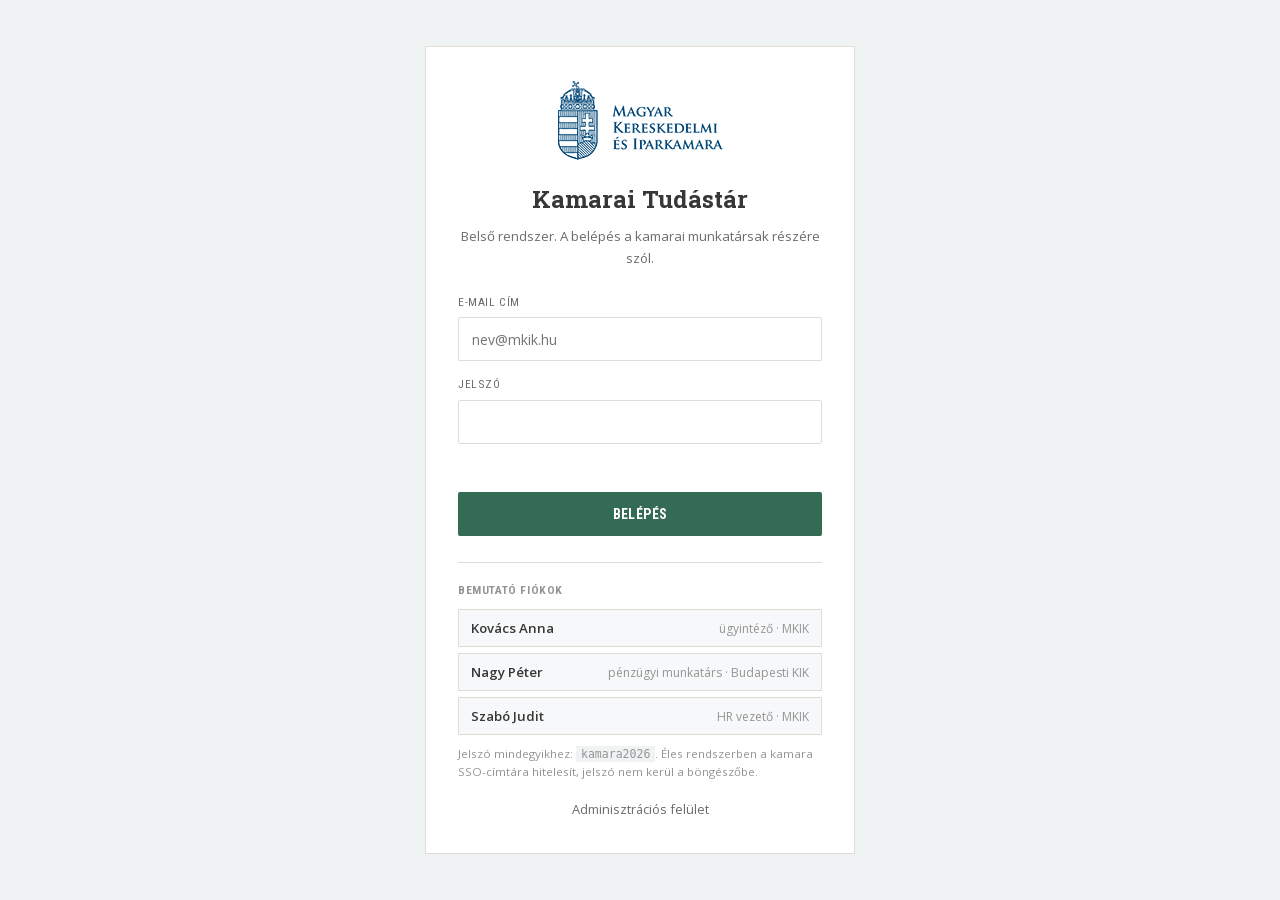
<file: index.html>
<!doctype html>
<html lang="hu" data-theme="light">
<head>
<meta charset="utf-8">
<meta name="viewport" content="width=device-width, initial-scale=1">
<title>Kamarai Tudástár - Magyar Kereskedelmi és Iparkamara</title>
<meta name="description" content="Belső dokumentumkereső a kamarai munkatársaknak. Minden válasz forrása visszavezethető a hatályos szabályzatra.">
<link rel="icon" href="assets/mkik-logo.png">
<link rel="stylesheet" href="assets/fonts/fonts.css">
<link rel="stylesheet" href="assets/fa/all.min.css">
<link rel="stylesheet" href="style.css">
<link rel="stylesheet" href="enhance.css">
</head>
<body>

<!-- ==================== BEJELENTKEZÉS ==================== -->
<div class="loginwrap" id="loginWrap">
  <div class="logincard">
    <img class="loginlogo" src="assets/mkik-logo.png" alt="Magyar Kereskedelmi és Iparkamara">
    <h1>Kamarai Tudástár</h1>
    <p class="loginlead">Belső rendszer. A belépés a kamarai munkatársak részére szól.</p>
    <form id="loginForm" autocomplete="on">
      <label for="lgEmail">E-mail cím</label>
      <input id="lgEmail" type="email" placeholder="nev@mkik.hu" autocomplete="username" required>
      <label for="lgPass">Jelszó</label>
      <input id="lgPass" type="password" autocomplete="current-password" required>
      <div class="lgerr" id="lgErr"></div>
      <button class="btn btn-primary btn-block" type="submit">Belépés</button>
    </form>
    <div class="logindemo">
      <b>Bemutató fiókok</b>
      <button class="demorow" data-em="kovacs.anna@mkik.hu"><span>Kovács Anna</span><em>ügyintéző · MKIK</em></button>
      <button class="demorow" data-em="nagy.peter@bkik.hu"><span>Nagy Péter</span><em>pénzügyi munkatárs · Budapesti KIK</em></button>
      <button class="demorow" data-em="szabo.judit@mkik.hu"><span>Szabó Judit</span><em>HR vezető · MKIK</em></button>
      <div class="lgnote">Jelszó mindegyikhez: <code>kamara2026</code>. Éles rendszerben a kamara SSO-címtára hitelesít, jelszó nem kerül a böngészőbe.</div>
    </div>
    <a class="lgadmin" href="admin.html">Adminisztrációs felület</a>
  </div>
</div>

<!-- ==================== ALKALMAZÁS ==================== -->
<div id="app" hidden>

<header>
  <div class="container">
    <div class="top-bar">
      <a class="logo" href="https://mkik.hu" title="Magyar Kereskedelmi és Iparkamara">
        <img src="assets/mkik-logo.png" alt="Magyar Kereskedelmi és Iparkamara">
      </a>
      <div class="brandline">
        <b>Kamarai Tudástár</b>
        <span data-i18n="brand_sub">Belső dokumentumkereső · MKIK</span>
      </div>

      <div class="top-tools">
        <button class="tool-btn aa" id="fontBtn" title="Betűméret">aA</button>
        <button class="tool-btn" id="themeBtn" title="Sötét mód"><i class="fa-solid fa-moon"></i></button>
        <button class="lang-pill" id="langPill" title="Nyelv váltása">HU</button>
        <div class="tool-sep" aria-hidden="true"></div>
        <button class="user-chip" id="userChip" title="Fiók">
          <span class="av" id="userInitials">--</span>
          <span class="who">
            <b id="userName">-</b>
            <span id="userRole">-</span>
          </span>
          <i class="fa-solid fa-chevron-down" aria-hidden="true"></i>
        </button>
      </div>
    </div>

    <nav class="mainmenu" aria-label="Fő navigáció">
      <a href="#" class="active" data-view="ask" data-i18n="nav_ask">Kérdezés</a>
      <a href="#" data-view="docs" data-i18n="nav_docs">Dokumentumok</a>
      <a href="#" data-view="gaps" data-i18n="nav_gaps">Hiánylista</a>
      <a href="#" data-view="log"  data-i18n="nav_log">Előzmények</a>
      <a href="#" data-view="cost" data-i18n="nav_cost">Költség</a>
      <span class="div" aria-hidden="true"></span>
      <a href="#" data-view="account" data-i18n="nav_account">Fiók</a>
    </nav>
  </div>
</header>

<div class="container pagehead">
  <div class="inner">
    <h1 id="pageTitle">Kamarai Tudástár</h1>
    <div class="crumbs">
      <a href="https://mkik.hu" aria-label="Kezdőlap"><i class="fa-solid fa-house"></i></a>
      <span class="sep">|</span><a href="#" data-i18n="crumb_sys">belső rendszerek</a>
      <span class="sep">|</span><span id="crumbLeaf">kamarai tudástár</span>
    </div>
  </div>
  <hr>
</div>

<div class="container">
  <div class="body-row">

    <aside class="sidebar">
      <div class="widget">
        <div class="widget-title" data-i18n="sb_chamber">Kamara</div>
        <div class="widget-box">
          <label class="sr-only" for="chamber">Kamara kiválasztása</label>
          <select class="chamber-select" id="chamber"></select>
          <div class="chamber-full" id="chamberFull"></div>
          <div class="stat-row"><span data-i18n="sb_docs">Betöltött dokumentum</span><b class="pending" id="statDocs">-</b></div>
          <div class="stat-row"><span data-i18n="sb_sync">Utolsó frissítés</span><b class="pending" id="statSync">-</b></div>
        </div>
      </div>

      <div class="acc" id="acc"></div>

    </aside>


    <main class="content">

      <!-- KÉRDEZÉS -->
      <section class="view active" id="v-ask">
        <p class="lead" data-i18n="ask_lead"></p>
        <div class="askhero">
          <div class="askfield">
            <i class="fa-solid fa-magnifying-glass" aria-hidden="true"></i>
            <label class="sr-only" for="q">Kérdés</label>
            <input id="q" type="text" data-i18n-ph="ask_ph" autocomplete="off">
            <button class="mic-btn micbtn" id="micBtn" type="button" title="Kérdés diktálása" aria-label="Kérdés diktálása">
              <i class="fa-solid fa-microphone" aria-hidden="true"></i>
            </button>
            <button class="btn btn-primary" id="askBtn" data-i18n="ask_btn">Keresés</button>
          </div>
          <div class="hint" id="samples"></div>
          <p class="micStatus" id="micStatus" hidden></p>
        </div>
        <div id="ans"></div>
      </section>

      <!-- DOKUMENTUMOK -->
      <section class="view" id="v-docs">
        <p class="lead" data-i18n="docs_lead"></p>
        <div class="tablewrap" id="docsBody"></div>
        <p class="meta" id="docsNote"></p>
      </section>

      <!-- HIÁNYLISTA -->
      <section class="view" id="v-gaps">
        <p class="lead" data-i18n="gaps_lead"></p>
        <div class="stats">
          <div class="statcard"><div class="big" id="gapCnt">0</div><div class="sub">fedezet nélküli kérdés</div></div>
          <div class="statcard"><div class="big" id="gapRate">0%</div><div class="sub">a kérdések arányában</div></div>
          <div class="statcard"><div class="big" id="gapTotal">0</div><div class="sub">összes lekérdezés</div></div>
        </div>
        <div class="tablewrap" id="gapBody"></div>
      </section>

      <!-- ELŐZMÉNYEK -->
      <section class="view" id="v-log">
        <p class="lead" data-i18n="log_lead"></p>
        <div class="logfilter">
          <label for="logWho">Munkatárs</label>
          <select id="logWho"></select>
          <label for="logWhat">Eredmény</label>
          <select id="logWhat">
            <option value="">mind</option>
            <option value="ok">megválaszolva</option>
            <option value="nocov">nincs fedezet</option>
          </select>
          <input id="logSearch" type="search" placeholder="Keresés a kérdésekben">
          <button class="btn btn-ghost" id="logExport"><i class="fa-solid fa-download"></i> CSV</button>
        </div>
        <div class="tablewrap" id="logBody"></div>
      </section>

      <!-- KÖLTSÉG -->
      <section class="view" id="v-cost">
        <p class="lead" data-i18n="cost_lead"></p>
        <div class="stats">
          <div class="statcard"><div class="big" id="cPer">0 Ft</div><div class="sub">mért költség / kérdés</div></div>
          <div class="statcard"><div class="big" id="cFree">-</div><div class="sub">nyelvi modell nélkül lezárva</div></div>
          <div class="statcard"><div class="big" id="cQ">0</div><div class="sub">eddigi lekérdezés</div></div>
        </div>
        <div class="calc">
          <div class="calcfield"><label for="mStaff">Kamarai munkatársak száma</label><input id="mStaff" type="number" min="1" value="850"></div>
          <div class="calcfield"><label for="mPerDay">Kérdés / munkatárs / nap</label><input id="mPerDay" type="number" min="0" step="0.1" value="1.2"></div>
          <div class="calcfield"><label for="mInfra">Havi infrastruktúra (tárhely, adatbázis)</label><input id="mInfra" type="number" min="0" value="35000"></div>
          <div class="calcfield"><label for="mShare">Megfogalmazó réteget igénylő kérdés (%)</label><input id="mShare" type="number" min="0" max="100" value="60"></div>
          <div class="calcfield"><label for="mLlm">Nyelvi modell ára / kérdés (Ft)</label><input id="mLlm" type="number" min="0" step="0.5" value="4"></div>
          <div class="calcsep">Betöltés és rendszeres frissítés</div>
          <div class="calcfield"><label for="mDocs">Dokumentumok száma</label><input id="mDocs" type="number" min="1" value="120"></div>
          <div class="calcfield"><label for="mSec">Indexelési idő dokumentumonként (mp)</label><input id="mSec" type="number" min="0" step="0.1" value="1"></div>
          <div class="calcfield"><label for="mChange">Havonta változó szabályzat (%)</label><input id="mChange" type="number" min="0" max="100" value="8"></div>
          <div class="calcfield"><label for="mHour">Munkaóra-díj (Ft)</label><input id="mHour" type="number" min="0" value="12000"></div>
          <div class="calcout">
            <div class="row2"><span>Havi kérdésszám (21 munkanap)</span><b id="oQ">-</b></div>
            <div class="row2"><span>Infrastruktúra</span><b id="oInfra">-</b></div>
            <div class="row2"><span>Nyelvi modell</span><b id="oLlm">-</b></div>
            <div class="row2 total"><span>Havi üzemeltetés összesen</span><b id="oTotal">-</b></div>
            <div class="row2"><span>Ebből egy kérdés</span><b id="oPer">-</b></div>
            <div class="row2"><span>Egyszeri betöltés (gépidő + ellenőrzés)</span><b id="oLoad">-</b></div>
            <div class="row2"><span>Havi frissítés a változó szabályzatokra</span><b id="oRefresh">-</b></div>
          </div>
        </div>

        <h3 class="subhead">Hol lehet a költségen faragni, és mi az ára</h3>
        <div class="tablewrap">
          <table><thead><tr><th>Kar</th><th>Megtakarítás</th><th>Ára minőségben</th></tr></thead><tbody>
            <tr><td><b>Idézetes mód</b><span class="sub2">a nyelvi modell ki van kapcsolva</span></td>
                <td>a modellköltség <b>100%-a</b></td>
                <td>a válasz szó szerinti részlet, a stílusa merevebb</td></tr>
            <tr><td><b>Modell csak fedezetes kérdésre</b><span class="sub2">nincs fedezet esetén el sem indul</span></td>
                <td>a mért fedezethiány arányában, jellemzően <b>20–30%</b></td>
                <td>nincs — a fedezet nélküli kérdésre úgysem lenne mit megfogalmazni</td></tr>
            <tr><td><b>Rövidebb kontextus</b><span class="sub2">3 helyett 1 szakasz megy a modellnek</span></td>
                <td>a token <b>~40%-a</b></td>
                <td>hosszú, több bekezdésre nyúló §-oknál gyengébb válasz</td></tr>
            <tr><td><b>Ritkább újraindexelés</b><span class="sub2">havi helyett negyedéves</span></td>
                <td>az üzemeltetési idő <b>kétharmada</b></td>
                <td>nő az elavult válasz kockázata — ez a legdrágább hiba</td></tr>
          </tbody></table>
        </div>
        <div class="note">A visszakeresés a böngészőben fut, ezért kérdésenként nem keletkezik változó költség. Fizetni csak a megfogalmazó rétegért kell, és fedezet hiányában az el sem indul.</div>
      </section>

      <!-- FIÓK -->
      <section class="view" id="v-account">
        <div class="acct">
          <div class="acct-head">
            <div class="av big" id="acctAv">--</div>
            <div>
              <h3 id="acctName">-</h3>
              <div class="acct-sub" id="acctMail">-</div>
            </div>
            <button class="btn btn-ghost" id="logoutBtn"><i class="fa-solid fa-right-from-bracket"></i> <span data-i18n="logout">Kijelentkezés</span></button>
          </div>
          <div class="acct-grid">
            <div class="acct-card">
              <h4>Munkatárs adatai</h4>
              <div class="kv"><span>Név</span><b id="acctName2">-</b></div>
              <div class="kv"><span>Szerepkör</span><b id="acctRole">-</b></div>
              <div class="kv"><span>Kamara</span><b id="acctChamber">-</b></div>
              <div class="kv"><span>Bejelentkezve</span><b id="acctSince">-</b></div>
            </div>
            <div class="acct-card">
              <h4>Hozzáférési körök</h4>
              <div id="acctCircles"></div>
              <p class="acct-note">A hozzáférési kört a rendszergazda állítja be. A körön kívüli dokumentum tartalma nem jelenik meg, és a válasz sem hivatkozhat rá.</p>
            </div>
            <div class="acct-card">
              <h4>Megjelenés</h4>
              <div class="kv"><span>Színséma</span>
                <span class="seg" id="segTheme">
                  <button data-theme="light">Világos</button><button data-theme="dark">Sötét</button>
                </span>
              </div>
              <div class="kv"><span>Nyelv</span>
                <span class="seg" id="segLang">
                  <button data-lang="hu">Magyar</button><button data-lang="en">English</button>
                </span>
              </div>
              <div class="kv"><span>Betűméret</span>
                <span class="seg" id="segFont">
                  <button data-font="0">100%</button><button data-font="1">112%</button><button data-font="2">125%</button>
                </span>
              </div>
            </div>
            <div class="acct-card">
              <h4>Saját tevékenység</h4>
              <div class="kv"><span>Feltett kérdés</span><b id="acctQ">0</b></div>
              <div class="kv"><span>Ebből fedezet nélkül</span><b id="acctN">0</b></div>
              <div class="kv"><span>Utolsó kérdés</span><b id="acctLast">-</b></div>
              <button class="btn btn-ghost" id="acctClear"><i class="fa-regular fa-trash-can"></i> Saját előzmények törlése</button>
              <p class="acct-note">A törlés csak a saját bejegyzéseidet érinti. Az adatkezelésről az <a href="https://mkik.hu/adatkezelesi-tajekoztato">adatkezelési tájékoztató</a> rendelkezik.</p>
            </div>
          </div>
        </div>
      </section>

    </main>
  </div>
</div>

<footer>
  <div class="container">
    <div class="row">
      <div class="left">
        <a class="logo-white" href="https://mkik.hu" title="Magyar Kereskedelmi és Iparkamara">
          <img src="assets/mkik-logo.png" alt="Magyar Kereskedelmi és Iparkamara">
        </a>
        <div class="copyright">Copyright &copy; 2018 - 2026 MKIK. | Belső rendszer, kamarai munkatársak részére.</div>
      </div>
      <div class="right">
        <ul>
          <li><a href="https://mkik.hu/adatkezelesi-tajekoztato">Adatkezelési tájékoztató</a></li>
          <li><a href="https://mkik.hu/suti-szabalyzat">Süti szabályzat</a></li>
          <li><a href="#">Akadálymentesítési nyilatkozat</a></li>
          <li><a href="admin.html">Adminisztráció</a></li>
        </ul>
      </div>
    </div>
  </div>
</footer>
</div>

<div class="ov" id="ov" role="dialog" aria-modal="true" aria-labelledby="ovT"><div class="sheet">
  <header>
    <div><h4 id="ovT">Dokumentum</h4><div class="m" id="ovM"></div></div>
    <button class="x" id="ovX" aria-label="Bezárás">&times;</button>
  </header>
  <div class="body" id="ovB"></div>
</div></div>

<div class="toast" id="toast"></div>

<script src="common.js"></script>
<script src="data/kb.js"></script>
<script src="voice-widget.js"></script>
<script src="app.js"></script>
<script src="backend.js"></script>
<script src="council.js"></script>
<script src="enhance.js"></script>
</body>
</html>
</file>
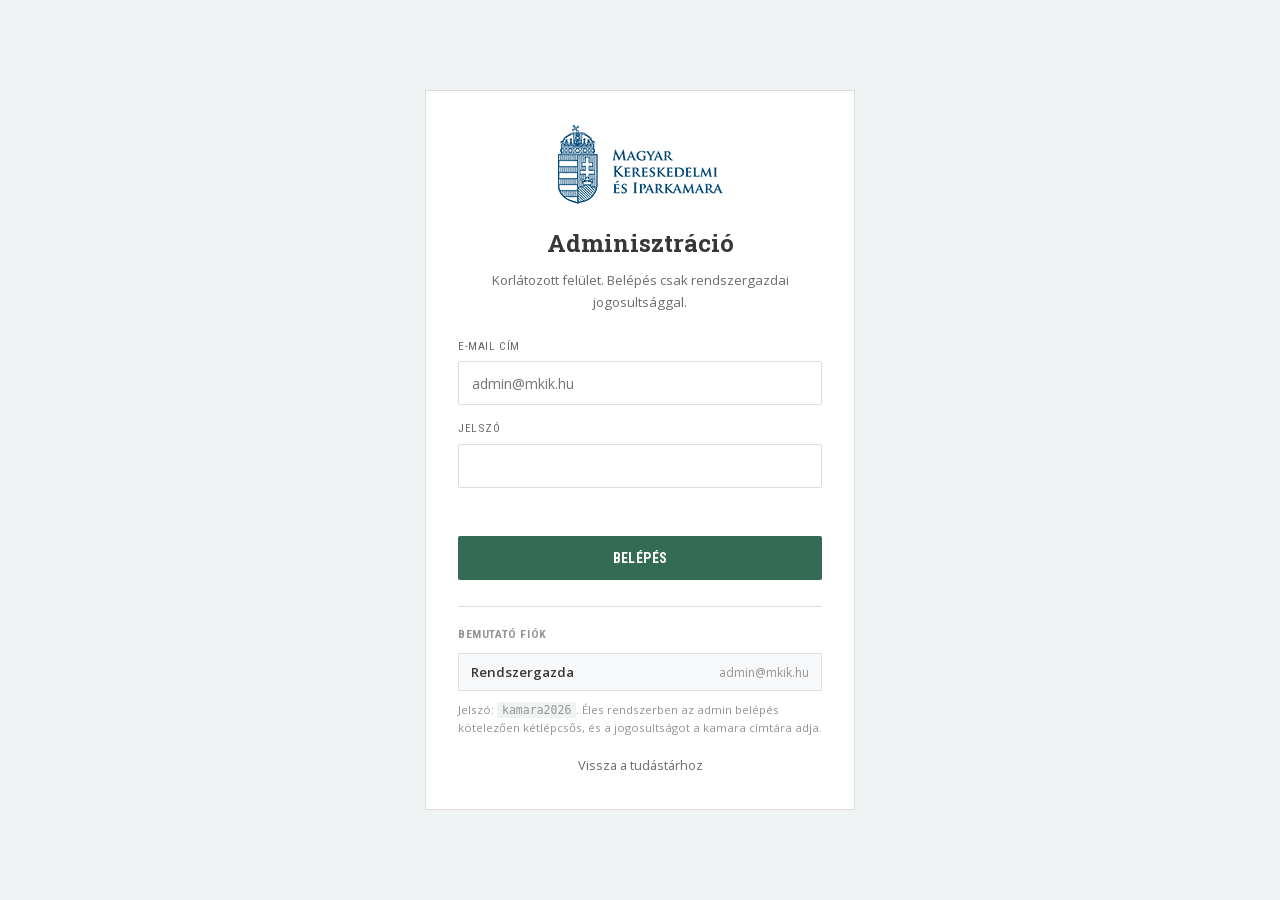
<file: admin.html>
<!doctype html>
<html lang="hu" data-theme="light">
<head>
<meta charset="utf-8">
<meta name="viewport" content="width=device-width, initial-scale=1">
<title>Adminisztráció - Kamarai Tudástár</title>
<meta name="robots" content="noindex,nofollow">
<link rel="icon" href="assets/mkik-logo.png">
<link rel="stylesheet" href="assets/fonts/fonts.css">
<link rel="stylesheet" href="assets/fa/all.min.css">
<link rel="stylesheet" href="style.css">
<link rel="stylesheet" href="enhance.css">
<style>
.adminbar{background:var(--mkik-green); color:#fff}
[data-theme="dark"] .adminbar{background:#1B3B2E}
.adminbar .container{display:flex; align-items:center; gap:16px; height:56px}
.adminbar .mark{display:flex; align-items:center; gap:10px; font-family:var(--slab); font-weight:700}
.adminbar .mark i{opacity:.85}
.adminbar .tagx{font-family:var(--cond); font-size:.72rem; text-transform:uppercase; letter-spacing:.7px;
  background:rgba(255,255,255,.2); padding:3px 9px}
.adminbar a.back{margin-left:auto; color:#fff; font-family:var(--cond); font-size:.83rem; text-transform:uppercase}
.adminbar button.out{color:#fff; font-family:var(--cond); font-size:.83rem; text-transform:uppercase;
  border:1px solid rgba(255,255,255,.4); padding:6px 12px}
.adminnav{background:var(--surface); border-bottom:1px solid var(--line)}
.adminnav .container{display:flex; gap:2px; overflow-x:auto}
.adminnav a{font-family:var(--cond); text-transform:uppercase; font-size:.84rem; color:var(--ink-soft);
  padding:14px 15px; border-bottom:2px solid transparent; white-space:nowrap}
.adminnav a:hover{color:var(--mkik-green); text-decoration:none}
.adminnav a.on{color:var(--mkik-green); font-weight:700; border-bottom-color:var(--mkik-green)}
.apage{padding:26px 0 60px}
.ahead{display:flex; align-items:flex-end; gap:16px; margin-bottom:18px; flex-wrap:wrap}
.ahead h2{font-size:1.5rem}
.ahead p{margin:4px 0 0; color:var(--ink-soft); font-size:.83rem; max-width:70ch}
.ahead .btn{margin-left:auto}
.stats4{display:grid; grid-template-columns:repeat(4,1fr); gap:14px; margin-bottom:20px}
@media (max-width:820px){.stats4{grid-template-columns:1fr 1fr}}
.frm{display:grid; grid-template-columns:1fr 1fr; gap:14px 18px}
@media (max-width:700px){.frm{grid-template-columns:1fr}}
.frm label{display:block; font-family:var(--cond); text-transform:uppercase; font-size:.72rem;
  letter-spacing:.6px; color:var(--ink-soft); margin-bottom:5px}
.frm input,.frm select{width:100%; height:40px; padding:0 11px; border:1px solid var(--line);
  background:var(--bg); border-radius:2px}
.frm input:focus,.frm select:focus{outline:2px solid var(--mkik-green); outline-offset:-1px}
.frm .wide{grid-column:1 / -1}
.rowbtn{display:flex; gap:8px; align-items:center}
.iconbtn{border:1px solid var(--line); background:var(--surface); padding:5px 9px; font-size:.78rem; color:var(--ink-soft)}
.iconbtn:hover{border-color:var(--mkik-green); color:var(--mkik-green)}
.iconbtn.danger:hover{border-color:var(--mkik-red); color:var(--mkik-red)}
.drop{border:2px dashed var(--line); background:var(--bg-soft-2); padding:26px; text-align:center; margin-bottom:16px}
.drop.on{border-color:var(--mkik-green); background:rgba(93,180,124,.08)}
.drop i{font-size:1.5rem; color:var(--ink-faint); display:block; margin-bottom:9px}
.drop b{display:block; font-family:var(--slab); font-size:.95rem; margin-bottom:5px}
.drop span{font-size:.8rem; color:var(--ink-faint)}
.queue{margin-top:14px}
.qrow{display:flex; align-items:center; gap:12px; padding:10px 14px; border:1px solid var(--line);
  background:var(--surface); margin-bottom:6px; font-size:.83rem}
.qrow .nm{font-weight:600}
.qrow .st{margin-left:auto}
.minisel{height:32px; padding:0 7px; border:1px solid var(--line); background:var(--bg); font-size:.78rem; max-width:190px}
.minisel:focus{outline:2px solid var(--mkik-green); outline-offset:-1px}
</style>
</head>
<body>

<div class="loginwrap" id="loginWrap">
  <div class="logincard">
    <img class="loginlogo" src="assets/mkik-logo.png" alt="Magyar Kereskedelmi és Iparkamara">
    <h1>Adminisztráció</h1>
    <p class="loginlead">Korlátozott felület. Belépés csak rendszergazdai jogosultsággal.</p>
    <form id="loginForm">
      <label for="lgEmail">E-mail cím</label>
      <input id="lgEmail" type="email" placeholder="admin@mkik.hu" autocomplete="username" required>
      <label for="lgPass">Jelszó</label>
      <input id="lgPass" type="password" autocomplete="current-password" required>
      <div class="lgerr" id="lgErr"></div>
      <button class="btn btn-primary btn-block" type="submit">Belépés</button>
    </form>
    <div class="logindemo">
      <b>Bemutató fiók</b>
      <button class="demorow" data-em="admin@mkik.hu"><span>Rendszergazda</span><em>admin@mkik.hu</em></button>
      <div class="lgnote">Jelszó: <code>kamara2026</code>. Éles rendszerben az admin belépés kötelezően kétlépcsős, és a jogosultságot a kamara címtára adja.</div>
    </div>
    <a class="lgadmin" href="index.html">Vissza a tudástárhoz</a>
  </div>
</div>

<div id="app" hidden>
  <div class="adminbar">
    <div class="container">
      <span class="mark"><i class="fa-solid fa-sliders"></i> Kamarai Tudástár</span>
      <span class="tagx">Adminisztráció</span>
      <a class="back" href="index.html"><i class="fa-solid fa-arrow-left"></i> Tudástár</a>
      <button class="out" id="logoutBtn">Kijelentkezés</button>
    </div>
  </div>

  <div class="adminnav">
    <div class="container">
      <a href="#" class="on" data-view="dash">Áttekintés</a>
      <a href="#" data-view="docs">Dokumentumok</a>
      <a href="#" data-view="chambers">Kamarák</a>
      <a href="#" data-view="users">Felhasználók</a>
      <a href="#" data-view="audit">Napló</a>
      <a href="#" data-view="forrasok">Adatforrások</a>
      <a href="#" data-view="settings">Beállítások</a>
    </div>
  </div>

  <div class="container apage">

    <section class="view active" id="v-dash">
      <div class="ahead"><div><h2>Áttekintés</h2>
        <p>A rendszer állapota minden kamarára kiterjedően. Az adminisztrátor minden kamara dokumentumállományához hozzáfér.</p></div></div>
      <div class="stats4">
        <div class="statcard"><div class="big" id="dChambers">0</div><div class="sub">kamara a rendszerben</div></div>
        <div class="statcard"><div class="big" id="dDocs">0</div><div class="sub">betöltött dokumentum</div></div>
        <div class="statcard"><div class="big" id="dChunks">0</div><div class="sub">indexelt szövegrész</div></div>
        <div class="statcard"><div class="big" id="dGap">0%</div><div class="sub">fedezet nélküli kérdés</div></div>
      </div>
      <div class="ahead"><div><h2 style="font-size:1.19rem">Szabályozási hiányok</h2>
        <p>A leggyakoribb megválaszolatlan kérdések. Ez a lista mutatja meg, hol érdemes a belső szabályozást kiegészíteni.</p></div></div>
      <div class="tablewrap" id="dGaps"></div>
    </section>

    <section class="view" id="v-docs">
      <div class="ahead"><div><h2>Dokumentumok</h2>
        <p>Feltöltés, kamarához rendelés, hozzáférési kör és verziózás. A dokumentumállomány cseréje nem igényel fejlesztői közreműködést.</p></div></div>
      <div class="drop" id="drop">
        <i class="fa-solid fa-cloud-arrow-up"></i>
        <b>Szabályzat feltöltése</b>
        <span>Húzd ide a PDF-et, vagy kattints a tallózáshoz. A feltöltött fájl indexelési sorba kerül.</span>
        <input type="file" id="file" accept="application/pdf" multiple hidden>
      </div>
      <div class="queue" id="queue"></div>
      <div class="tablewrap" id="aDocs"></div>
    </section>

    <section class="view" id="v-chambers">
      <div class="ahead"><div><h2>Kamarák</h2>
        <p>Mind a 24 kamara külön dokumentumállománnyal és külön hozzáféréssel. Egy kamara kikapcsolása azonnal elzárja a saját anyagát.</p></div></div>
      <div class="tablewrap" id="aChambers"></div>
    </section>

    <section class="view" id="v-users">
      <div class="ahead"><div><h2>Felhasználók</h2>
        <p>Szerepkör és hozzáférési kör kamaránként. A körön kívüli dokumentum tartalma nem jelenik meg, és válasz sem hivatkozhat rá.</p></div></div>
      <div class="tablewrap" id="aUsers"></div>
      <div class="note">Éles rendszerben a felhasználókat a kamara SSO-címtára hitelesíti; itt a szerepkör- és jogosultság-hozzárendelés kezelhető.</div>
    </section>

    <section class="view" id="v-audit">
      <div class="ahead"><div><h2>Napló</h2>
        <p>Teljes lekérdezési előzmény minden munkatársra. Visszakereshető, ki mikor milyen forrásra hivatkozva adott ki választ a kamara nevében.</p></div>
        <button class="btn btn-ghost" id="aExport"><i class="fa-solid fa-download"></i> CSV export</button></div>
      <div class="logfilter">
        <label for="aWho">Munkatárs</label>
        <select id="aWho"></select>
        <label for="aWhat">Eredmény</label>
        <select id="aWhat"><option value="">mind</option><option value="ok">megválaszolva</option><option value="nocov">nincs fedezet</option></select>
        <input id="aSearch" type="search" placeholder="Keresés a kérdésekben">
        <button class="btn btn-ghost" id="aClear"><i class="fa-regular fa-trash-can"></i> Napló ürítése</button>
      </div>
      <div class="tablewrap" id="aAudit"></div>
    </section>

    <section class="view" id="v-forrasok">
      <div class="ahead"><div><h2>Adatforrások</h2>
        <p>A dokumentumok ma kézi feltöltéssel kerülnek be. A cél a meglévő belső rendszerekből való átvétel — az alábbi táblázat megmutatja, hol csatlakozik be mindegyik, és nagyságrendileg mekkora munka.</p></div></div>
      <div class="tablewrap">
        <table><thead><tr><th>Forrás</th><th>Állapot</th><th>Csatlakozási pont</th><th>Mit hoz be</th><th>Ráfordítás</th></tr></thead><tbody>
          <tr><td><b>Megosztott meghajtó</b><span class="sub2">SMB / hálózati mappa</span></td>
              <td><span class="tag t-no">nincs bekötve</span></td>
              <td><code>DATA_SOURCE</code></td>
              <td>mappafigyelés, új és módosult fájlok ütemezett indexelése</td>
              <td>~1 fejlesztőnap</td></tr>
          <tr><td><b>Intranet</b><span class="sub2">SharePoint / belső portál</span></td>
              <td><span class="tag t-no">nincs bekötve</span></td>
              <td><code>DATA_SOURCE</code> + Graph API</td>
              <td>dokumentumtárak, verziótörténet, jogosultsági körök átvétele</td>
              <td>~2–3 fejlesztőnap</td></tr>
          <tr><td><b>Iktató</b><span class="sub2">iratkezelő rendszer</span></td>
              <td><span class="tag t-no">nincs bekötve</span></td>
              <td><code>DATA_SOURCE</code> + iktatószám-leképezés</td>
              <td>hatályos szabályzatok, körlevelek, vezetői utasítások</td>
              <td>~3–5 fejlesztőnap, a rendszer API-jától függően</td></tr>
          <tr><td><b>E-mail / postafiók</b><span class="sub2">közös ügyintézői fiók</span></td>
              <td><span class="tag t-no">nincs bekötve</span></td>
              <td><code>VOICE_ENDPOINT</code> mintájára új végpont</td>
              <td>beérkező megkeresések automatikus betöltése a Megkeresések modulba</td>
              <td>~1–2 fejlesztőnap</td></tr>
        </tbody></table>
      </div>
      <div class="note"><b>A napi munkafolyamatba ágyazás nem terv, hanem meglévő képesség.</b>
        A Megkeresések modul önálló, függőség nélküli fájl: két sor HTML-lel beilleszthető az intranetbe,
        az iktatóba vagy bármelyik belső felületbe — nem kell külön felületet megnyitni hozzá.
        A szerződést az <code>INTEGRACIO.md</code> rögzíti, a modul a saját feldolgozó-függvényét várja,
        és ha nincs, demó módban is működik.</div>
    </section>

    <section class="view" id="v-settings">
      <div class="ahead"><div><h2>Beállítások</h2>
        <p>A fedezet-küszöb dönti el, mikor válaszol a rendszer és mikor mondja azt, hogy nincs fedezet. Szigorúbb küszöb kevesebb, de biztosabb választ ad.</p></div></div>
      <div class="calc" style="margin-bottom:16px">
        <div class="calcfield"><label for="sScore">Fedezet-küszöb (pontszám)</label><input id="sScore" type="number" step="0.1" min="0"></div>
        <div class="calcfield"><label for="sCov">Elvárt szó-lefedettség (0-1)</label><input id="sCov" type="number" step="0.05" min="0" max="1"></div>
        <div class="calcfield"><label for="sTerms">Minimális érdemi szó a kérdésben</label><input id="sTerms" type="number" step="1" min="1"></div>
      </div>
      <div class="ahead"><div><h2 style="font-size:1.19rem">Csatlakozási pontok</h2>
        <p>A megfogalmazó réteg és a hangasszisztens itt köthető be. Üresen hagyva a rendszer idézetes módban fut, nyelvi modell nélkül, nulla kérdésenkénti költséggel.</p></div></div>
      <div class="calc">
        <div class="frm">
          <div class="wide"><label for="sLlm">Nyelvi modell végpont (LLM_ENDPOINT)</label><input id="sLlm" type="url" placeholder="https://..."></div>
          <div class="wide"><label for="sVoice">Hangasszisztens végpont (VOICE_ENDPOINT)</label><input id="sVoice" type="url" placeholder="https://..."></div>
        </div>
        <div class="rowbtn" style="margin-top:16px">
          <button class="btn btn-primary" id="sSave">Mentés</button>
          <button class="btn btn-ghost" id="sReset">Alaphelyzet</button>
        </div>
      </div>
      <div class="note">Adatkezelés: a rendszer a kérdést, a szerepkört és a kiadott forrást naplózza. Személyes adat a dokumentumokból nem kerül a naplóba. A napló a kamara saját tárhelyén marad, harmadik félhez nem kerül, és nem használható modell tanítására.</div>
    </section>

  </div>
</div>

<div class="toast" id="toast"></div>

<script src="common.js"></script>
<script src="data/kb.js"></script>
<script src="backend.js"></script>
<script src="admin.js"></script>
<script src="admin-enhance.js"></script>
</body>
</html>
</file>
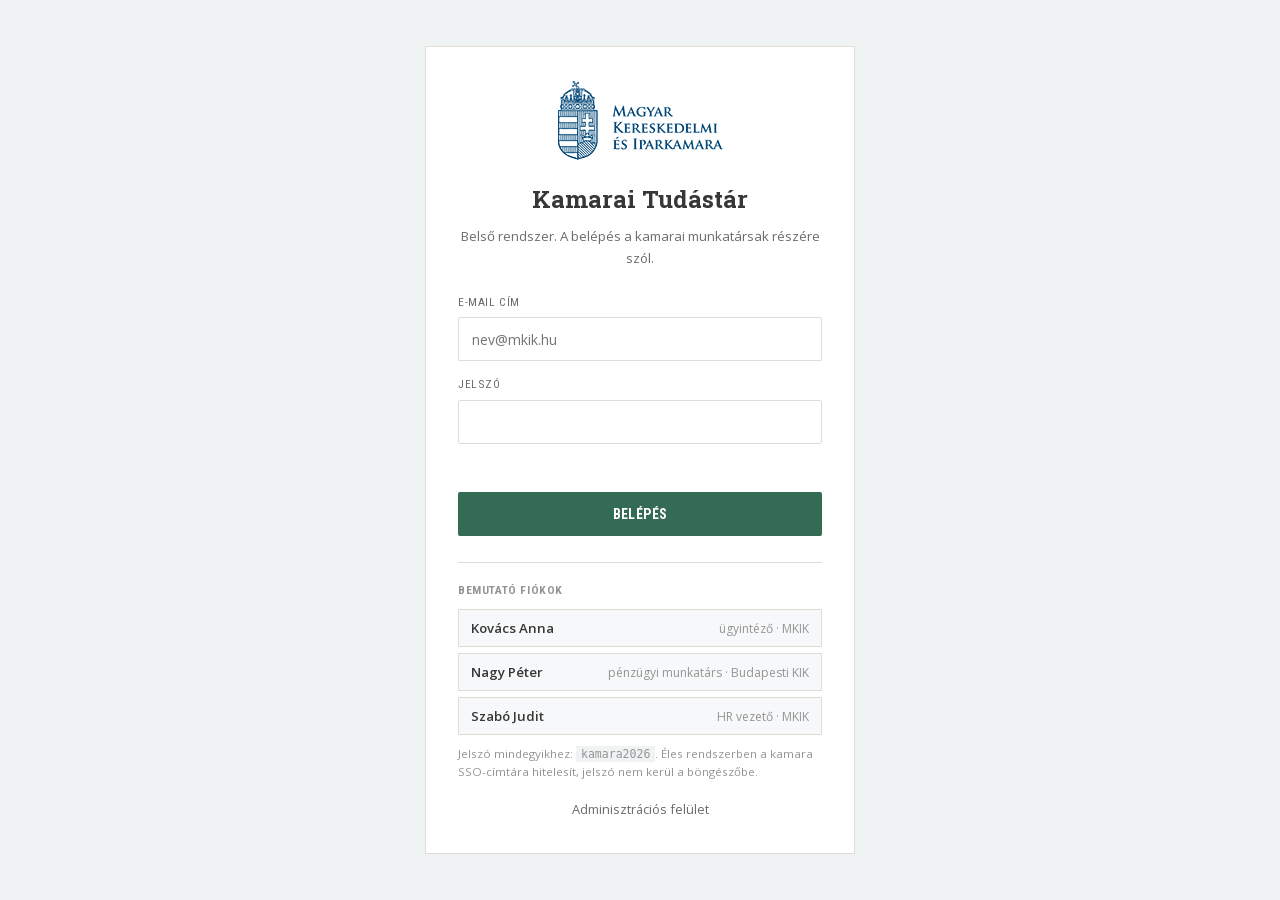
<file: index-voice.html>
<!doctype html>
<html lang="hu" data-theme="light">
<head>
<meta charset="utf-8">
<meta name="viewport" content="width=device-width, initial-scale=1">
<title>Kamarai Tudástár - Magyar Kereskedelmi és Iparkamara</title>
<meta name="description" content="Belső dokumentumkereső a kamarai munkatársaknak. Minden válasz forrása visszavezethető a hatályos szabályzatra.">
<link rel="icon" href="assets/mkik-logo.png">
<link rel="stylesheet" href="assets/fonts/fonts.css">
<link rel="stylesheet" href="assets/fa/all.min.css">
<link rel="stylesheet" href="style.css">
<link rel="stylesheet" href="enhance.css">
<link rel="stylesheet" href="voice.css">
</head>
<body>

<!-- ==================== BEJELENTKEZÉS ==================== -->
<div class="loginwrap" id="loginWrap">
  <div class="logincard">
    <img class="loginlogo" src="assets/mkik-logo.png" alt="Magyar Kereskedelmi és Iparkamara">
    <h1>Kamarai Tudástár</h1>
    <p class="loginlead">Belső rendszer. A belépés a kamarai munkatársak részére szól.</p>
    <form id="loginForm" autocomplete="on">
      <label for="lgEmail">E-mail cím</label>
      <input id="lgEmail" type="email" placeholder="nev@mkik.hu" autocomplete="username" required>
      <label for="lgPass">Jelszó</label>
      <input id="lgPass" type="password" autocomplete="current-password" required>
      <div class="lgerr" id="lgErr"></div>
      <button class="btn btn-primary btn-block" type="submit">Belépés</button>
    </form>
    <div class="logindemo">
      <b>Bemutató fiókok</b>
      <button class="demorow" data-em="kovacs.anna@mkik.hu"><span>Kovács Anna</span><em>ügyintéző · MKIK</em></button>
      <button class="demorow" data-em="nagy.peter@bkik.hu"><span>Nagy Péter</span><em>pénzügyi munkatárs · Budapesti KIK</em></button>
      <button class="demorow" data-em="szabo.judit@mkik.hu"><span>Szabó Judit</span><em>HR vezető · MKIK</em></button>
      <div class="lgnote">Jelszó mindegyikhez: <code>kamara2026</code>. Éles rendszerben a kamara SSO-címtára hitelesít, jelszó nem kerül a böngészőbe.</div>
    </div>
    <a class="lgadmin" href="admin.html">Adminisztrációs felület</a>
  </div>
</div>

<!-- ==================== ALKALMAZÁS ==================== -->
<div id="app" hidden>

<header>
  <div class="container">
    <div class="top-bar">
      <a class="logo" href="https://mkik.hu" title="Magyar Kereskedelmi és Iparkamara">
        <img src="assets/mkik-logo.png" alt="Magyar Kereskedelmi és Iparkamara">
      </a>
      <div class="brandline">
        <b>Kamarai Tudástár</b>
        <span data-i18n="brand_sub">Belső dokumentumkereső · MKIK</span>
      </div>

      <div class="top-tools">
        <button class="tool-btn aa" id="fontBtn" title="Betűméret">aA</button>
        <button class="tool-btn" id="themeBtn" title="Sötét mód"><i class="fa-solid fa-moon"></i></button>
        <button class="lang-pill" id="langPill" title="Nyelv váltása">HU</button>
        <div class="tool-sep" aria-hidden="true"></div>
        <button class="user-chip" id="userChip" title="Fiók">
          <span class="av" id="userInitials">--</span>
          <span class="who">
            <b id="userName">-</b>
            <span id="userRole">-</span>
          </span>
          <i class="fa-solid fa-chevron-down" aria-hidden="true"></i>
        </button>
      </div>
    </div>

    <nav class="mainmenu" aria-label="Fő navigáció">
      <a href="#" class="active" data-view="ask" data-i18n="nav_ask">Kérdezés</a>
      <a href="#" data-view="docs" data-i18n="nav_docs">Dokumentumok</a>
      <a href="#" data-view="gaps" data-i18n="nav_gaps">Hiánylista</a>
      <a href="#" data-view="log"  data-i18n="nav_log">Előzmények</a>
      <a href="#" data-view="cost" data-i18n="nav_cost">Költség</a>
      <span class="div" aria-hidden="true"></span>
      <a href="#" data-view="account" data-i18n="nav_account">Fiók</a>
    </nav>
  </div>
</header>

<div class="container pagehead">
  <div class="inner">
    <h1 id="pageTitle">Kamarai Tudástár</h1>
    <div class="crumbs">
      <a href="https://mkik.hu" aria-label="Kezdőlap"><i class="fa-solid fa-house"></i></a>
      <span class="sep">|</span><a href="#" data-i18n="crumb_sys">belső rendszerek</a>
      <span class="sep">|</span><span id="crumbLeaf">kamarai tudástár</span>
    </div>
  </div>
  <hr>
</div>

<div class="container">
  <div class="body-row">

    <aside class="sidebar">
      <div class="widget">
        <div class="widget-title" data-i18n="sb_chamber">Kamara</div>
        <div class="widget-box">
          <label class="sr-only" for="chamber">Kamara kiválasztása</label>
          <select class="chamber-select" id="chamber"></select>
          <div class="chamber-full" id="chamberFull"></div>
          <div class="stat-row"><span data-i18n="sb_docs">Betöltött dokumentum</span><b class="pending" id="statDocs">-</b></div>
          <div class="stat-row"><span data-i18n="sb_sync">Utolsó frissítés</span><b class="pending" id="statSync">-</b></div>
        </div>
      </div>

      <div class="acc" id="acc"></div>

    </aside>


    <main class="content">

      <!-- MEGKERESÉSEK -->
      <!-- KÉRDEZÉS -->
      <section class="view active" id="v-ask">
        <p class="lead" data-i18n="ask_lead"></p>
        <div class="askhero">
          <div class="askfield">
            <i class="fa-solid fa-magnifying-glass" aria-hidden="true"></i>
            <label class="sr-only" for="q">Kérdés</label>
            <input id="q" type="text" data-i18n-ph="ask_ph" autocomplete="off">
            <button class="mic-btn" id="micBtn" type="button" title="Diktálás" aria-label="Diktálás">
              <i class="fa-solid fa-microphone" aria-hidden="true"></i>
            </button>
            <button class="btn btn-primary" id="askBtn" data-i18n="ask_btn">Keresés</button>
          </div>
          <div class="hint" id="samples"></div>
          <p class="micStatus" id="micStatus" hidden></p>
        </div>
        <div id="ans"></div>
      </section>

      <!-- DOKUMENTUMOK -->
      <section class="view" id="v-docs">
        <p class="lead" data-i18n="docs_lead"></p>
        <div class="tablewrap" id="docsBody"></div>
        <p class="meta" id="docsNote"></p>
      </section>

      <!-- HIÁNYLISTA -->
      <section class="view" id="v-gaps">
        <p class="lead" data-i18n="gaps_lead"></p>
        <div class="stats">
          <div class="statcard"><div class="big" id="gapCnt">0</div><div class="sub">fedezet nélküli kérdés</div></div>
          <div class="statcard"><div class="big" id="gapRate">0%</div><div class="sub">a kérdések arányában</div></div>
          <div class="statcard"><div class="big" id="gapTotal">0</div><div class="sub">összes lekérdezés</div></div>
        </div>
        <div class="tablewrap" id="gapBody"></div>
      </section>

      <!-- ELŐZMÉNYEK -->
      <section class="view" id="v-log">
        <p class="lead" data-i18n="log_lead"></p>
        <div class="logfilter">
          <label for="logWho">Munkatárs</label>
          <select id="logWho"></select>
          <label for="logWhat">Eredmény</label>
          <select id="logWhat">
            <option value="">mind</option>
            <option value="ok">megválaszolva</option>
            <option value="nocov">nincs fedezet</option>
          </select>
          <input id="logSearch" type="search" placeholder="Keresés a kérdésekben">
          <button class="btn btn-ghost" id="logExport"><i class="fa-solid fa-download"></i> CSV</button>
        </div>
        <div class="tablewrap" id="logBody"></div>
      </section>

      <!-- KÖLTSÉG -->
      <section class="view" id="v-cost">
        <p class="lead" data-i18n="cost_lead"></p>
        <div class="stats">
          <div class="statcard"><div class="big" id="cPer">0 Ft</div><div class="sub">mért költség / kérdés</div></div>
          <div class="statcard"><div class="big" id="cFree">-</div><div class="sub">nyelvi modell nélkül lezárva</div></div>
          <div class="statcard"><div class="big" id="cQ">0</div><div class="sub">eddigi lekérdezés</div></div>
        </div>
        <div class="calc">
          <div class="calcfield"><label for="mStaff">Kamarai munkatársak száma</label><input id="mStaff" type="number" min="1" value="850"></div>
          <div class="calcfield"><label for="mPerDay">Kérdés / munkatárs / nap</label><input id="mPerDay" type="number" min="0" step="0.1" value="1.2"></div>
          <div class="calcfield"><label for="mInfra">Havi infrastruktúra (tárhely, adatbázis)</label><input id="mInfra" type="number" min="0" value="35000"></div>
          <div class="calcfield"><label for="mShare">Megfogalmazó réteget igénylő kérdés (%)</label><input id="mShare" type="number" min="0" max="100" value="60"></div>
          <div class="calcfield"><label for="mLlm">Nyelvi modell ára / kérdés (Ft)</label><input id="mLlm" type="number" min="0" step="0.5" value="4"></div>
          <div class="calcout">
            <div class="row2"><span>Havi kérdésszám (21 munkanap)</span><b id="oQ">-</b></div>
            <div class="row2"><span>Infrastruktúra</span><b id="oInfra">-</b></div>
            <div class="row2"><span>Nyelvi modell</span><b id="oLlm">-</b></div>
            <div class="row2 total"><span>Havi üzemeltetés összesen</span><b id="oTotal">-</b></div>
            <div class="row2"><span>Ebből egy kérdés</span><b id="oPer">-</b></div>
          </div>
        </div>
        <div class="note">A visszakeresés a böngészőben fut, ezért kérdésenként nem keletkezik változó költség. Fizetni csak a megfogalmazó rétegért kell, és fedezet hiányában az el sem indul.</div>
      </section>

      <!-- FIÓK -->
      <section class="view" id="v-account">
        <div class="acct">
          <div class="acct-head">
            <div class="av big" id="acctAv">--</div>
            <div>
              <h3 id="acctName">-</h3>
              <div class="acct-sub" id="acctMail">-</div>
            </div>
            <button class="btn btn-ghost" id="logoutBtn"><i class="fa-solid fa-right-from-bracket"></i> <span data-i18n="logout">Kijelentkezés</span></button>
          </div>
          <div class="acct-grid">
            <div class="acct-card">
              <h4>Munkatárs adatai</h4>
              <div class="kv"><span>Név</span><b id="acctName2">-</b></div>
              <div class="kv"><span>Szerepkör</span><b id="acctRole">-</b></div>
              <div class="kv"><span>Kamara</span><b id="acctChamber">-</b></div>
              <div class="kv"><span>Bejelentkezve</span><b id="acctSince">-</b></div>
            </div>
            <div class="acct-card">
              <h4>Hozzáférési körök</h4>
              <div id="acctCircles"></div>
              <p class="acct-note">A hozzáférési kört a rendszergazda állítja be. A körön kívüli dokumentum tartalma nem jelenik meg, és a válasz sem hivatkozhat rá.</p>
            </div>
            <div class="acct-card">
              <h4>Megjelenés</h4>
              <div class="kv"><span>Színséma</span>
                <span class="seg" id="segTheme">
                  <button data-theme="light">Világos</button><button data-theme="dark">Sötét</button>
                </span>
              </div>
              <div class="kv"><span>Nyelv</span>
                <span class="seg" id="segLang">
                  <button data-lang="hu">Magyar</button><button data-lang="en">English</button>
                </span>
              </div>
              <div class="kv"><span>Betűméret</span>
                <span class="seg" id="segFont">
                  <button data-font="0">100%</button><button data-font="1">112%</button><button data-font="2">125%</button>
                </span>
              </div>
            </div>
            <div class="acct-card">
              <h4>Saját tevékenység</h4>
              <div class="kv"><span>Feltett kérdés</span><b id="acctQ">0</b></div>
              <div class="kv"><span>Ebből fedezet nélkül</span><b id="acctN">0</b></div>
              <div class="kv"><span>Utolsó kérdés</span><b id="acctLast">-</b></div>
              <button class="btn btn-ghost" id="acctClear"><i class="fa-regular fa-trash-can"></i> Saját előzmények törlése</button>
              <p class="acct-note">A törlés csak a saját bejegyzéseidet érinti. Az adatkezelésről az <a href="https://mkik.hu/adatkezelesi-tajekoztato">adatkezelési tájékoztató</a> rendelkezik.</p>
            </div>
          </div>
        </div>
      </section>

    </main>
  </div>
</div>

<footer>
  <div class="container">
    <div class="row">
      <div class="left">
        <a class="logo-white" href="https://mkik.hu" title="Magyar Kereskedelmi és Iparkamara">
          <img src="assets/mkik-logo.png" alt="Magyar Kereskedelmi és Iparkamara">
        </a>
        <div class="copyright">Copyright &copy; 2018 - 2026 MKIK. | Belső rendszer, kamarai munkatársak részére.</div>
      </div>
      <div class="right">
        <ul>
          <li><a href="https://mkik.hu/adatkezelesi-tajekoztato">Adatkezelési tájékoztató</a></li>
          <li><a href="https://mkik.hu/suti-szabalyzat">Süti szabályzat</a></li>
          <li><a href="#">Akadálymentesítési nyilatkozat</a></li>
          <li><a href="admin.html">Adminisztráció</a></li>
        </ul>
      </div>
    </div>
  </div>
</footer>
</div>

<div class="ov" id="ov" role="dialog" aria-modal="true" aria-labelledby="ovT"><div class="sheet">
  <header>
    <div><h4 id="ovT">Dokumentum</h4><div class="m" id="ovM"></div></div>
    <button class="x" id="ovX" aria-label="Bezárás">&times;</button>
  </header>
  <div class="body" id="ovB"></div>
</div></div>

<div class="toast" id="toast"></div>

<script src="common.js"></script>
<script src="data/kb.js"></script>
<script src="voice-widget.js"></script>
<script src="app.js"></script>
<script src="backend.js"></script>
<script src="council.js"></script>
<script src="enhance.js"></script>
<script src="voice-bind.js"></script>
</body>
</html>
</file>
<file: assets/fonts/fonts.css>
/* cyrillic-ext */
@font-face {
  font-family: 'Open Sans';
  font-style: normal;
  font-weight: 400;
  font-stretch: 100%;
  font-display: swap;
  src: url(opensans-memvYaGs126MiZpBA-UvWbX2vVnXBbObj2OVTSKmu0SC55K5gw.woff2) format('woff2');
  unicode-range: U+0460-052F, U+1C80-1C8A, U+20B4, U+2DE0-2DFF, U+A640-A69F, U+FE2E-FE2F;
}
/* cyrillic */
@font-face {
  font-family: 'Open Sans';
  font-style: normal;
  font-weight: 400;
  font-stretch: 100%;
  font-display: swap;
  src: url(opensans-memvYaGs126MiZpBA-UvWbX2vVnXBbObj2OVTSumu0SC55K5gw.woff2) format('woff2');
  unicode-range: U+0301, U+0400-045F, U+0490-0491, U+04B0-04B1, U+2116;
}
/* greek-ext */
@font-face {
  font-family: 'Open Sans';
  font-style: normal;
  font-weight: 400;
  font-stretch: 100%;
  font-display: swap;
  src: url(opensans-memvYaGs126MiZpBA-UvWbX2vVnXBbObj2OVTSOmu0SC55K5gw.woff2) format('woff2');
  unicode-range: U+1F00-1FFF;
}
/* greek */
@font-face {
  font-family: 'Open Sans';
  font-style: normal;
  font-weight: 400;
  font-stretch: 100%;
  font-display: swap;
  src: url(opensans-memvYaGs126MiZpBA-UvWbX2vVnXBbObj2OVTSymu0SC55K5gw.woff2) format('woff2');
  unicode-range: U+0370-0377, U+037A-037F, U+0384-038A, U+038C, U+038E-03A1, U+03A3-03FF;
}
/* hebrew */
@font-face {
  font-family: 'Open Sans';
  font-style: normal;
  font-weight: 400;
  font-stretch: 100%;
  font-display: swap;
  src: url(opensans-memvYaGs126MiZpBA-UvWbX2vVnXBbObj2OVTS2mu0SC55K5gw.woff2) format('woff2');
  unicode-range: U+0307-0308, U+0590-05FF, U+200C-2010, U+20AA, U+25CC, U+FB1D-FB4F;
}
/* math */
@font-face {
  font-family: 'Open Sans';
  font-style: normal;
  font-weight: 400;
  font-stretch: 100%;
  font-display: swap;
  src: url(opensans-memvYaGs126MiZpBA-UvWbX2vVnXBbObj2OVTVOmu0SC55K5gw.woff2) format('woff2');
  unicode-range: U+0302-0303, U+0305, U+0307-0308, U+0310, U+0312, U+0315, U+031A, U+0326-0327, U+032C, U+032F-0330, U+0332-0333, U+0338, U+033A, U+0346, U+034D, U+0391-03A1, U+03A3-03A9, U+03B1-03C9, U+03D1, U+03D5-03D6, U+03F0-03F1, U+03F4-03F5, U+2016-2017, U+2034-2038, U+203C, U+2040, U+2043, U+2047, U+2050, U+2057, U+205F, U+2070-2071, U+2074-208E, U+2090-209C, U+20D0-20DC, U+20E1, U+20E5-20EF, U+2100-2112, U+2114-2115, U+2117-2121, U+2123-214F, U+2190, U+2192, U+2194-21AE, U+21B0-21E5, U+21F1-21F2, U+21F4-2211, U+2213-2214, U+2216-22FF, U+2308-230B, U+2310, U+2319, U+231C-2321, U+2336-237A, U+237C, U+2395, U+239B-23B7, U+23D0, U+23DC-23E1, U+2474-2475, U+25AF, U+25B3, U+25B7, U+25BD, U+25C1, U+25CA, U+25CC, U+25FB, U+266D-266F, U+27C0-27FF, U+2900-2AFF, U+2B0E-2B11, U+2B30-2B4C, U+2BFE, U+3030, U+FF5B, U+FF5D, U+1D400-1D7FF, U+1EE00-1EEFF;
}
/* symbols */
@font-face {
  font-family: 'Open Sans';
  font-style: normal;
  font-weight: 400;
  font-stretch: 100%;
  font-display: swap;
  src: url(opensans-memvYaGs126MiZpBA-UvWbX2vVnXBbObj2OVTUGmu0SC55K5gw.woff2) format('woff2');
  unicode-range: U+0001-000C, U+000E-001F, U+007F-009F, U+20DD-20E0, U+20E2-20E4, U+2150-218F, U+2190, U+2192, U+2194-2199, U+21AF, U+21E6-21F0, U+21F3, U+2218-2219, U+2299, U+22C4-22C6, U+2300-243F, U+2440-244A, U+2460-24FF, U+25A0-27BF, U+2800-28FF, U+2921-2922, U+2981, U+29BF, U+29EB, U+2B00-2BFF, U+4DC0-4DFF, U+FFF9-FFFB, U+10140-1018E, U+10190-1019C, U+101A0, U+101D0-101FD, U+102E0-102FB, U+10E60-10E7E, U+1D2C0-1D2D3, U+1D2E0-1D37F, U+1F000-1F0FF, U+1F100-1F1AD, U+1F1E6-1F1FF, U+1F30D-1F30F, U+1F315, U+1F31C, U+1F31E, U+1F320-1F32C, U+1F336, U+1F378, U+1F37D, U+1F382, U+1F393-1F39F, U+1F3A7-1F3A8, U+1F3AC-1F3AF, U+1F3C2, U+1F3C4-1F3C6, U+1F3CA-1F3CE, U+1F3D4-1F3E0, U+1F3ED, U+1F3F1-1F3F3, U+1F3F5-1F3F7, U+1F408, U+1F415, U+1F41F, U+1F426, U+1F43F, U+1F441-1F442, U+1F444, U+1F446-1F449, U+1F44C-1F44E, U+1F453, U+1F46A, U+1F47D, U+1F4A3, U+1F4B0, U+1F4B3, U+1F4B9, U+1F4BB, U+1F4BF, U+1F4C8-1F4CB, U+1F4D6, U+1F4DA, U+1F4DF, U+1F4E3-1F4E6, U+1F4EA-1F4ED, U+1F4F7, U+1F4F9-1F4FB, U+1F4FD-1F4FE, U+1F503, U+1F507-1F50B, U+1F50D, U+1F512-1F513, U+1F53E-1F54A, U+1F54F-1F5FA, U+1F610, U+1F650-1F67F, U+1F687, U+1F68D, U+1F691, U+1F694, U+1F698, U+1F6AD, U+1F6B2, U+1F6B9-1F6BA, U+1F6BC, U+1F6C6-1F6CF, U+1F6D3-1F6D7, U+1F6E0-1F6EA, U+1F6F0-1F6F3, U+1F6F7-1F6FC, U+1F700-1F7FF, U+1F800-1F80B, U+1F810-1F847, U+1F850-1F859, U+1F860-1F887, U+1F890-1F8AD, U+1F8B0-1F8BB, U+1F8C0-1F8C1, U+1F900-1F90B, U+1F93B, U+1F946, U+1F984, U+1F996, U+1F9E9, U+1FA00-1FA6F, U+1FA70-1FA7C, U+1FA80-1FA89, U+1FA8F-1FAC6, U+1FACE-1FADC, U+1FADF-1FAE9, U+1FAF0-1FAF8, U+1FB00-1FBFF;
}
/* vietnamese */
@font-face {
  font-family: 'Open Sans';
  font-style: normal;
  font-weight: 400;
  font-stretch: 100%;
  font-display: swap;
  src: url(opensans-memvYaGs126MiZpBA-UvWbX2vVnXBbObj2OVTSCmu0SC55K5gw.woff2) format('woff2');
  unicode-range: U+0102-0103, U+0110-0111, U+0128-0129, U+0168-0169, U+01A0-01A1, U+01AF-01B0, U+0300-0301, U+0303-0304, U+0308-0309, U+0323, U+0329, U+1EA0-1EF9, U+20AB;
}
/* latin-ext */
@font-face {
  font-family: 'Open Sans';
  font-style: normal;
  font-weight: 400;
  font-stretch: 100%;
  font-display: swap;
  src: url(opensans-memvYaGs126MiZpBA-UvWbX2vVnXBbObj2OVTSGmu0SC55K5gw.woff2) format('woff2');
  unicode-range: U+0100-02BA, U+02BD-02C5, U+02C7-02CC, U+02CE-02D7, U+02DD-02FF, U+0304, U+0308, U+0329, U+1D00-1DBF, U+1E00-1E9F, U+1EF2-1EFF, U+2020, U+20A0-20AB, U+20AD-20C0, U+2113, U+2C60-2C7F, U+A720-A7FF;
}
/* latin */
@font-face {
  font-family: 'Open Sans';
  font-style: normal;
  font-weight: 400;
  font-stretch: 100%;
  font-display: swap;
  src: url(opensans-memvYaGs126MiZpBA-UvWbX2vVnXBbObj2OVTS-mu0SC55I.woff2) format('woff2');
  unicode-range: U+0000-00FF, U+0131, U+0152-0153, U+02BB-02BC, U+02C6, U+02DA, U+02DC, U+0304, U+0308, U+0329, U+2000-206F, U+20AC, U+2122, U+2191, U+2193, U+2212, U+2215, U+FEFF, U+FFFD;
}
/* cyrillic-ext */
@font-face {
  font-family: 'Open Sans';
  font-style: normal;
  font-weight: 600;
  font-stretch: 100%;
  font-display: swap;
  src: url(opensans-memvYaGs126MiZpBA-UvWbX2vVnXBbObj2OVTSKmu0SC55K5gw.woff2) format('woff2');
  unicode-range: U+0460-052F, U+1C80-1C8A, U+20B4, U+2DE0-2DFF, U+A640-A69F, U+FE2E-FE2F;
}
/* cyrillic */
@font-face {
  font-family: 'Open Sans';
  font-style: normal;
  font-weight: 600;
  font-stretch: 100%;
  font-display: swap;
  src: url(opensans-memvYaGs126MiZpBA-UvWbX2vVnXBbObj2OVTSumu0SC55K5gw.woff2) format('woff2');
  unicode-range: U+0301, U+0400-045F, U+0490-0491, U+04B0-04B1, U+2116;
}
/* greek-ext */
@font-face {
  font-family: 'Open Sans';
  font-style: normal;
  font-weight: 600;
  font-stretch: 100%;
  font-display: swap;
  src: url(opensans-memvYaGs126MiZpBA-UvWbX2vVnXBbObj2OVTSOmu0SC55K5gw.woff2) format('woff2');
  unicode-range: U+1F00-1FFF;
}
/* greek */
@font-face {
  font-family: 'Open Sans';
  font-style: normal;
  font-weight: 600;
  font-stretch: 100%;
  font-display: swap;
  src: url(opensans-memvYaGs126MiZpBA-UvWbX2vVnXBbObj2OVTSymu0SC55K5gw.woff2) format('woff2');
  unicode-range: U+0370-0377, U+037A-037F, U+0384-038A, U+038C, U+038E-03A1, U+03A3-03FF;
}
/* hebrew */
@font-face {
  font-family: 'Open Sans';
  font-style: normal;
  font-weight: 600;
  font-stretch: 100%;
  font-display: swap;
  src: url(opensans-memvYaGs126MiZpBA-UvWbX2vVnXBbObj2OVTS2mu0SC55K5gw.woff2) format('woff2');
  unicode-range: U+0307-0308, U+0590-05FF, U+200C-2010, U+20AA, U+25CC, U+FB1D-FB4F;
}
/* math */
@font-face {
  font-family: 'Open Sans';
  font-style: normal;
  font-weight: 600;
  font-stretch: 100%;
  font-display: swap;
  src: url(opensans-memvYaGs126MiZpBA-UvWbX2vVnXBbObj2OVTVOmu0SC55K5gw.woff2) format('woff2');
  unicode-range: U+0302-0303, U+0305, U+0307-0308, U+0310, U+0312, U+0315, U+031A, U+0326-0327, U+032C, U+032F-0330, U+0332-0333, U+0338, U+033A, U+0346, U+034D, U+0391-03A1, U+03A3-03A9, U+03B1-03C9, U+03D1, U+03D5-03D6, U+03F0-03F1, U+03F4-03F5, U+2016-2017, U+2034-2038, U+203C, U+2040, U+2043, U+2047, U+2050, U+2057, U+205F, U+2070-2071, U+2074-208E, U+2090-209C, U+20D0-20DC, U+20E1, U+20E5-20EF, U+2100-2112, U+2114-2115, U+2117-2121, U+2123-214F, U+2190, U+2192, U+2194-21AE, U+21B0-21E5, U+21F1-21F2, U+21F4-2211, U+2213-2214, U+2216-22FF, U+2308-230B, U+2310, U+2319, U+231C-2321, U+2336-237A, U+237C, U+2395, U+239B-23B7, U+23D0, U+23DC-23E1, U+2474-2475, U+25AF, U+25B3, U+25B7, U+25BD, U+25C1, U+25CA, U+25CC, U+25FB, U+266D-266F, U+27C0-27FF, U+2900-2AFF, U+2B0E-2B11, U+2B30-2B4C, U+2BFE, U+3030, U+FF5B, U+FF5D, U+1D400-1D7FF, U+1EE00-1EEFF;
}
/* symbols */
@font-face {
  font-family: 'Open Sans';
  font-style: normal;
  font-weight: 600;
  font-stretch: 100%;
  font-display: swap;
  src: url(opensans-memvYaGs126MiZpBA-UvWbX2vVnXBbObj2OVTUGmu0SC55K5gw.woff2) format('woff2');
  unicode-range: U+0001-000C, U+000E-001F, U+007F-009F, U+20DD-20E0, U+20E2-20E4, U+2150-218F, U+2190, U+2192, U+2194-2199, U+21AF, U+21E6-21F0, U+21F3, U+2218-2219, U+2299, U+22C4-22C6, U+2300-243F, U+2440-244A, U+2460-24FF, U+25A0-27BF, U+2800-28FF, U+2921-2922, U+2981, U+29BF, U+29EB, U+2B00-2BFF, U+4DC0-4DFF, U+FFF9-FFFB, U+10140-1018E, U+10190-1019C, U+101A0, U+101D0-101FD, U+102E0-102FB, U+10E60-10E7E, U+1D2C0-1D2D3, U+1D2E0-1D37F, U+1F000-1F0FF, U+1F100-1F1AD, U+1F1E6-1F1FF, U+1F30D-1F30F, U+1F315, U+1F31C, U+1F31E, U+1F320-1F32C, U+1F336, U+1F378, U+1F37D, U+1F382, U+1F393-1F39F, U+1F3A7-1F3A8, U+1F3AC-1F3AF, U+1F3C2, U+1F3C4-1F3C6, U+1F3CA-1F3CE, U+1F3D4-1F3E0, U+1F3ED, U+1F3F1-1F3F3, U+1F3F5-1F3F7, U+1F408, U+1F415, U+1F41F, U+1F426, U+1F43F, U+1F441-1F442, U+1F444, U+1F446-1F449, U+1F44C-1F44E, U+1F453, U+1F46A, U+1F47D, U+1F4A3, U+1F4B0, U+1F4B3, U+1F4B9, U+1F4BB, U+1F4BF, U+1F4C8-1F4CB, U+1F4D6, U+1F4DA, U+1F4DF, U+1F4E3-1F4E6, U+1F4EA-1F4ED, U+1F4F7, U+1F4F9-1F4FB, U+1F4FD-1F4FE, U+1F503, U+1F507-1F50B, U+1F50D, U+1F512-1F513, U+1F53E-1F54A, U+1F54F-1F5FA, U+1F610, U+1F650-1F67F, U+1F687, U+1F68D, U+1F691, U+1F694, U+1F698, U+1F6AD, U+1F6B2, U+1F6B9-1F6BA, U+1F6BC, U+1F6C6-1F6CF, U+1F6D3-1F6D7, U+1F6E0-1F6EA, U+1F6F0-1F6F3, U+1F6F7-1F6FC, U+1F700-1F7FF, U+1F800-1F80B, U+1F810-1F847, U+1F850-1F859, U+1F860-1F887, U+1F890-1F8AD, U+1F8B0-1F8BB, U+1F8C0-1F8C1, U+1F900-1F90B, U+1F93B, U+1F946, U+1F984, U+1F996, U+1F9E9, U+1FA00-1FA6F, U+1FA70-1FA7C, U+1FA80-1FA89, U+1FA8F-1FAC6, U+1FACE-1FADC, U+1FADF-1FAE9, U+1FAF0-1FAF8, U+1FB00-1FBFF;
}
/* vietnamese */
@font-face {
  font-family: 'Open Sans';
  font-style: normal;
  font-weight: 600;
  font-stretch: 100%;
  font-display: swap;
  src: url(opensans-memvYaGs126MiZpBA-UvWbX2vVnXBbObj2OVTSCmu0SC55K5gw.woff2) format('woff2');
  unicode-range: U+0102-0103, U+0110-0111, U+0128-0129, U+0168-0169, U+01A0-01A1, U+01AF-01B0, U+0300-0301, U+0303-0304, U+0308-0309, U+0323, U+0329, U+1EA0-1EF9, U+20AB;
}
/* latin-ext */
@font-face {
  font-family: 'Open Sans';
  font-style: normal;
  font-weight: 600;
  font-stretch: 100%;
  font-display: swap;
  src: url(opensans-memvYaGs126MiZpBA-UvWbX2vVnXBbObj2OVTSGmu0SC55K5gw.woff2) format('woff2');
  unicode-range: U+0100-02BA, U+02BD-02C5, U+02C7-02CC, U+02CE-02D7, U+02DD-02FF, U+0304, U+0308, U+0329, U+1D00-1DBF, U+1E00-1E9F, U+1EF2-1EFF, U+2020, U+20A0-20AB, U+20AD-20C0, U+2113, U+2C60-2C7F, U+A720-A7FF;
}
/* latin */
@font-face {
  font-family: 'Open Sans';
  font-style: normal;
  font-weight: 600;
  font-stretch: 100%;
  font-display: swap;
  src: url(opensans-memvYaGs126MiZpBA-UvWbX2vVnXBbObj2OVTS-mu0SC55I.woff2) format('woff2');
  unicode-range: U+0000-00FF, U+0131, U+0152-0153, U+02BB-02BC, U+02C6, U+02DA, U+02DC, U+0304, U+0308, U+0329, U+2000-206F, U+20AC, U+2122, U+2191, U+2193, U+2212, U+2215, U+FEFF, U+FFFD;
}
/* cyrillic-ext */
@font-face {
  font-family: 'Open Sans';
  font-style: normal;
  font-weight: 700;
  font-stretch: 100%;
  font-display: swap;
  src: url(opensans-memvYaGs126MiZpBA-UvWbX2vVnXBbObj2OVTSKmu0SC55K5gw.woff2) format('woff2');
  unicode-range: U+0460-052F, U+1C80-1C8A, U+20B4, U+2DE0-2DFF, U+A640-A69F, U+FE2E-FE2F;
}
/* cyrillic */
@font-face {
  font-family: 'Open Sans';
  font-style: normal;
  font-weight: 700;
  font-stretch: 100%;
  font-display: swap;
  src: url(opensans-memvYaGs126MiZpBA-UvWbX2vVnXBbObj2OVTSumu0SC55K5gw.woff2) format('woff2');
  unicode-range: U+0301, U+0400-045F, U+0490-0491, U+04B0-04B1, U+2116;
}
/* greek-ext */
@font-face {
  font-family: 'Open Sans';
  font-style: normal;
  font-weight: 700;
  font-stretch: 100%;
  font-display: swap;
  src: url(opensans-memvYaGs126MiZpBA-UvWbX2vVnXBbObj2OVTSOmu0SC55K5gw.woff2) format('woff2');
  unicode-range: U+1F00-1FFF;
}
/* greek */
@font-face {
  font-family: 'Open Sans';
  font-style: normal;
  font-weight: 700;
  font-stretch: 100%;
  font-display: swap;
  src: url(opensans-memvYaGs126MiZpBA-UvWbX2vVnXBbObj2OVTSymu0SC55K5gw.woff2) format('woff2');
  unicode-range: U+0370-0377, U+037A-037F, U+0384-038A, U+038C, U+038E-03A1, U+03A3-03FF;
}
/* hebrew */
@font-face {
  font-family: 'Open Sans';
  font-style: normal;
  font-weight: 700;
  font-stretch: 100%;
  font-display: swap;
  src: url(opensans-memvYaGs126MiZpBA-UvWbX2vVnXBbObj2OVTS2mu0SC55K5gw.woff2) format('woff2');
  unicode-range: U+0307-0308, U+0590-05FF, U+200C-2010, U+20AA, U+25CC, U+FB1D-FB4F;
}
/* math */
@font-face {
  font-family: 'Open Sans';
  font-style: normal;
  font-weight: 700;
  font-stretch: 100%;
  font-display: swap;
  src: url(opensans-memvYaGs126MiZpBA-UvWbX2vVnXBbObj2OVTVOmu0SC55K5gw.woff2) format('woff2');
  unicode-range: U+0302-0303, U+0305, U+0307-0308, U+0310, U+0312, U+0315, U+031A, U+0326-0327, U+032C, U+032F-0330, U+0332-0333, U+0338, U+033A, U+0346, U+034D, U+0391-03A1, U+03A3-03A9, U+03B1-03C9, U+03D1, U+03D5-03D6, U+03F0-03F1, U+03F4-03F5, U+2016-2017, U+2034-2038, U+203C, U+2040, U+2043, U+2047, U+2050, U+2057, U+205F, U+2070-2071, U+2074-208E, U+2090-209C, U+20D0-20DC, U+20E1, U+20E5-20EF, U+2100-2112, U+2114-2115, U+2117-2121, U+2123-214F, U+2190, U+2192, U+2194-21AE, U+21B0-21E5, U+21F1-21F2, U+21F4-2211, U+2213-2214, U+2216-22FF, U+2308-230B, U+2310, U+2319, U+231C-2321, U+2336-237A, U+237C, U+2395, U+239B-23B7, U+23D0, U+23DC-23E1, U+2474-2475, U+25AF, U+25B3, U+25B7, U+25BD, U+25C1, U+25CA, U+25CC, U+25FB, U+266D-266F, U+27C0-27FF, U+2900-2AFF, U+2B0E-2B11, U+2B30-2B4C, U+2BFE, U+3030, U+FF5B, U+FF5D, U+1D400-1D7FF, U+1EE00-1EEFF;
}
/* symbols */
@font-face {
  font-family: 'Open Sans';
  font-style: normal;
  font-weight: 700;
  font-stretch: 100%;
  font-display: swap;
  src: url(opensans-memvYaGs126MiZpBA-UvWbX2vVnXBbObj2OVTUGmu0SC55K5gw.woff2) format('woff2');
  unicode-range: U+0001-000C, U+000E-001F, U+007F-009F, U+20DD-20E0, U+20E2-20E4, U+2150-218F, U+2190, U+2192, U+2194-2199, U+21AF, U+21E6-21F0, U+21F3, U+2218-2219, U+2299, U+22C4-22C6, U+2300-243F, U+2440-244A, U+2460-24FF, U+25A0-27BF, U+2800-28FF, U+2921-2922, U+2981, U+29BF, U+29EB, U+2B00-2BFF, U+4DC0-4DFF, U+FFF9-FFFB, U+10140-1018E, U+10190-1019C, U+101A0, U+101D0-101FD, U+102E0-102FB, U+10E60-10E7E, U+1D2C0-1D2D3, U+1D2E0-1D37F, U+1F000-1F0FF, U+1F100-1F1AD, U+1F1E6-1F1FF, U+1F30D-1F30F, U+1F315, U+1F31C, U+1F31E, U+1F320-1F32C, U+1F336, U+1F378, U+1F37D, U+1F382, U+1F393-1F39F, U+1F3A7-1F3A8, U+1F3AC-1F3AF, U+1F3C2, U+1F3C4-1F3C6, U+1F3CA-1F3CE, U+1F3D4-1F3E0, U+1F3ED, U+1F3F1-1F3F3, U+1F3F5-1F3F7, U+1F408, U+1F415, U+1F41F, U+1F426, U+1F43F, U+1F441-1F442, U+1F444, U+1F446-1F449, U+1F44C-1F44E, U+1F453, U+1F46A, U+1F47D, U+1F4A3, U+1F4B0, U+1F4B3, U+1F4B9, U+1F4BB, U+1F4BF, U+1F4C8-1F4CB, U+1F4D6, U+1F4DA, U+1F4DF, U+1F4E3-1F4E6, U+1F4EA-1F4ED, U+1F4F7, U+1F4F9-1F4FB, U+1F4FD-1F4FE, U+1F503, U+1F507-1F50B, U+1F50D, U+1F512-1F513, U+1F53E-1F54A, U+1F54F-1F5FA, U+1F610, U+1F650-1F67F, U+1F687, U+1F68D, U+1F691, U+1F694, U+1F698, U+1F6AD, U+1F6B2, U+1F6B9-1F6BA, U+1F6BC, U+1F6C6-1F6CF, U+1F6D3-1F6D7, U+1F6E0-1F6EA, U+1F6F0-1F6F3, U+1F6F7-1F6FC, U+1F700-1F7FF, U+1F800-1F80B, U+1F810-1F847, U+1F850-1F859, U+1F860-1F887, U+1F890-1F8AD, U+1F8B0-1F8BB, U+1F8C0-1F8C1, U+1F900-1F90B, U+1F93B, U+1F946, U+1F984, U+1F996, U+1F9E9, U+1FA00-1FA6F, U+1FA70-1FA7C, U+1FA80-1FA89, U+1FA8F-1FAC6, U+1FACE-1FADC, U+1FADF-1FAE9, U+1FAF0-1FAF8, U+1FB00-1FBFF;
}
/* vietnamese */
@font-face {
  font-family: 'Open Sans';
  font-style: normal;
  font-weight: 700;
  font-stretch: 100%;
  font-display: swap;
  src: url(opensans-memvYaGs126MiZpBA-UvWbX2vVnXBbObj2OVTSCmu0SC55K5gw.woff2) format('woff2');
  unicode-range: U+0102-0103, U+0110-0111, U+0128-0129, U+0168-0169, U+01A0-01A1, U+01AF-01B0, U+0300-0301, U+0303-0304, U+0308-0309, U+0323, U+0329, U+1EA0-1EF9, U+20AB;
}
/* latin-ext */
@font-face {
  font-family: 'Open Sans';
  font-style: normal;
  font-weight: 700;
  font-stretch: 100%;
  font-display: swap;
  src: url(opensans-memvYaGs126MiZpBA-UvWbX2vVnXBbObj2OVTSGmu0SC55K5gw.woff2) format('woff2');
  unicode-range: U+0100-02BA, U+02BD-02C5, U+02C7-02CC, U+02CE-02D7, U+02DD-02FF, U+0304, U+0308, U+0329, U+1D00-1DBF, U+1E00-1E9F, U+1EF2-1EFF, U+2020, U+20A0-20AB, U+20AD-20C0, U+2113, U+2C60-2C7F, U+A720-A7FF;
}
/* latin */
@font-face {
  font-family: 'Open Sans';
  font-style: normal;
  font-weight: 700;
  font-stretch: 100%;
  font-display: swap;
  src: url(opensans-memvYaGs126MiZpBA-UvWbX2vVnXBbObj2OVTS-mu0SC55I.woff2) format('woff2');
  unicode-range: U+0000-00FF, U+0131, U+0152-0153, U+02BB-02BC, U+02C6, U+02DA, U+02DC, U+0304, U+0308, U+0329, U+2000-206F, U+20AC, U+2122, U+2191, U+2193, U+2212, U+2215, U+FEFF, U+FFFD;
}
/* cyrillic-ext */
@font-face {
  font-family: 'Roboto Condensed';
  font-style: normal;
  font-weight: 400;
  font-display: swap;
  src: url(robotocondensed-ieVl2ZhZI2eCN5jzbjEETS9weq8-19-7DQk6YvNkeg.woff2) format('woff2');
  unicode-range: U+0460-052F, U+1C80-1C8A, U+20B4, U+2DE0-2DFF, U+A640-A69F, U+FE2E-FE2F;
}
/* cyrillic */
@font-face {
  font-family: 'Roboto Condensed';
  font-style: normal;
  font-weight: 400;
  font-display: swap;
  src: url(robotocondensed-ieVl2ZhZI2eCN5jzbjEETS9weq8-19a7DQk6YvNkeg.woff2) format('woff2');
  unicode-range: U+0301, U+0400-045F, U+0490-0491, U+04B0-04B1, U+2116;
}
/* greek-ext */
@font-face {
  font-family: 'Roboto Condensed';
  font-style: normal;
  font-weight: 400;
  font-display: swap;
  src: url(robotocondensed-ieVl2ZhZI2eCN5jzbjEETS9weq8-1967DQk6YvNkeg.woff2) format('woff2');
  unicode-range: U+1F00-1FFF;
}
/* greek */
@font-face {
  font-family: 'Roboto Condensed';
  font-style: normal;
  font-weight: 400;
  font-display: swap;
  src: url(robotocondensed-ieVl2ZhZI2eCN5jzbjEETS9weq8-19G7DQk6YvNkeg.woff2) format('woff2');
  unicode-range: U+0370-0377, U+037A-037F, U+0384-038A, U+038C, U+038E-03A1, U+03A3-03FF;
}
/* vietnamese */
@font-face {
  font-family: 'Roboto Condensed';
  font-style: normal;
  font-weight: 400;
  font-display: swap;
  src: url(robotocondensed-ieVl2ZhZI2eCN5jzbjEETS9weq8-1927DQk6YvNkeg.woff2) format('woff2');
  unicode-range: U+0102-0103, U+0110-0111, U+0128-0129, U+0168-0169, U+01A0-01A1, U+01AF-01B0, U+0300-0301, U+0303-0304, U+0308-0309, U+0323, U+0329, U+1EA0-1EF9, U+20AB;
}
/* latin-ext */
@font-face {
  font-family: 'Roboto Condensed';
  font-style: normal;
  font-weight: 400;
  font-display: swap;
  src: url(robotocondensed-ieVl2ZhZI2eCN5jzbjEETS9weq8-19y7DQk6YvNkeg.woff2) format('woff2');
  unicode-range: U+0100-02BA, U+02BD-02C5, U+02C7-02CC, U+02CE-02D7, U+02DD-02FF, U+0304, U+0308, U+0329, U+1D00-1DBF, U+1E00-1E9F, U+1EF2-1EFF, U+2020, U+20A0-20AB, U+20AD-20C0, U+2113, U+2C60-2C7F, U+A720-A7FF;
}
/* latin */
@font-face {
  font-family: 'Roboto Condensed';
  font-style: normal;
  font-weight: 400;
  font-display: swap;
  src: url(robotocondensed-ieVl2ZhZI2eCN5jzbjEETS9weq8-19K7DQk6YvM.woff2) format('woff2');
  unicode-range: U+0000-00FF, U+0131, U+0152-0153, U+02BB-02BC, U+02C6, U+02DA, U+02DC, U+0304, U+0308, U+0329, U+2000-206F, U+20AC, U+2122, U+2191, U+2193, U+2212, U+2215, U+FEFF, U+FFFD;
}
/* cyrillic-ext */
@font-face {
  font-family: 'Roboto Condensed';
  font-style: normal;
  font-weight: 700;
  font-display: swap;
  src: url(robotocondensed-ieVl2ZhZI2eCN5jzbjEETS9weq8-19-7DQk6YvNkeg.woff2) format('woff2');
  unicode-range: U+0460-052F, U+1C80-1C8A, U+20B4, U+2DE0-2DFF, U+A640-A69F, U+FE2E-FE2F;
}
/* cyrillic */
@font-face {
  font-family: 'Roboto Condensed';
  font-style: normal;
  font-weight: 700;
  font-display: swap;
  src: url(robotocondensed-ieVl2ZhZI2eCN5jzbjEETS9weq8-19a7DQk6YvNkeg.woff2) format('woff2');
  unicode-range: U+0301, U+0400-045F, U+0490-0491, U+04B0-04B1, U+2116;
}
/* greek-ext */
@font-face {
  font-family: 'Roboto Condensed';
  font-style: normal;
  font-weight: 700;
  font-display: swap;
  src: url(robotocondensed-ieVl2ZhZI2eCN5jzbjEETS9weq8-1967DQk6YvNkeg.woff2) format('woff2');
  unicode-range: U+1F00-1FFF;
}
/* greek */
@font-face {
  font-family: 'Roboto Condensed';
  font-style: normal;
  font-weight: 700;
  font-display: swap;
  src: url(robotocondensed-ieVl2ZhZI2eCN5jzbjEETS9weq8-19G7DQk6YvNkeg.woff2) format('woff2');
  unicode-range: U+0370-0377, U+037A-037F, U+0384-038A, U+038C, U+038E-03A1, U+03A3-03FF;
}
/* vietnamese */
@font-face {
  font-family: 'Roboto Condensed';
  font-style: normal;
  font-weight: 700;
  font-display: swap;
  src: url(robotocondensed-ieVl2ZhZI2eCN5jzbjEETS9weq8-1927DQk6YvNkeg.woff2) format('woff2');
  unicode-range: U+0102-0103, U+0110-0111, U+0128-0129, U+0168-0169, U+01A0-01A1, U+01AF-01B0, U+0300-0301, U+0303-0304, U+0308-0309, U+0323, U+0329, U+1EA0-1EF9, U+20AB;
}
/* latin-ext */
@font-face {
  font-family: 'Roboto Condensed';
  font-style: normal;
  font-weight: 700;
  font-display: swap;
  src: url(robotocondensed-ieVl2ZhZI2eCN5jzbjEETS9weq8-19y7DQk6YvNkeg.woff2) format('woff2');
  unicode-range: U+0100-02BA, U+02BD-02C5, U+02C7-02CC, U+02CE-02D7, U+02DD-02FF, U+0304, U+0308, U+0329, U+1D00-1DBF, U+1E00-1E9F, U+1EF2-1EFF, U+2020, U+20A0-20AB, U+20AD-20C0, U+2113, U+2C60-2C7F, U+A720-A7FF;
}
/* latin */
@font-face {
  font-family: 'Roboto Condensed';
  font-style: normal;
  font-weight: 700;
  font-display: swap;
  src: url(robotocondensed-ieVl2ZhZI2eCN5jzbjEETS9weq8-19K7DQk6YvM.woff2) format('woff2');
  unicode-range: U+0000-00FF, U+0131, U+0152-0153, U+02BB-02BC, U+02C6, U+02DA, U+02DC, U+0304, U+0308, U+0329, U+2000-206F, U+20AC, U+2122, U+2191, U+2193, U+2212, U+2215, U+FEFF, U+FFFD;
}
/* cyrillic-ext */
@font-face {
  font-family: 'Roboto Slab';
  font-style: normal;
  font-weight: 400;
  font-display: swap;
  src: url(robotoslab-BngMUXZYTXPIvIBgJJSb6ufA5qWr4xCCQ_k.woff2) format('woff2');
  unicode-range: U+0460-052F, U+1C80-1C8A, U+20B4, U+2DE0-2DFF, U+A640-A69F, U+FE2E-FE2F;
}
/* cyrillic */
@font-face {
  font-family: 'Roboto Slab';
  font-style: normal;
  font-weight: 400;
  font-display: swap;
  src: url(robotoslab-BngMUXZYTXPIvIBgJJSb6ufJ5qWr4xCCQ_k.woff2) format('woff2');
  unicode-range: U+0301, U+0400-045F, U+0490-0491, U+04B0-04B1, U+2116;
}
/* greek-ext */
@font-face {
  font-family: 'Roboto Slab';
  font-style: normal;
  font-weight: 400;
  font-display: swap;
  src: url(robotoslab-BngMUXZYTXPIvIBgJJSb6ufB5qWr4xCCQ_k.woff2) format('woff2');
  unicode-range: U+1F00-1FFF;
}
/* greek */
@font-face {
  font-family: 'Roboto Slab';
  font-style: normal;
  font-weight: 400;
  font-display: swap;
  src: url(robotoslab-BngMUXZYTXPIvIBgJJSb6ufO5qWr4xCCQ_k.woff2) format('woff2');
  unicode-range: U+0370-0377, U+037A-037F, U+0384-038A, U+038C, U+038E-03A1, U+03A3-03FF;
}
/* vietnamese */
@font-face {
  font-family: 'Roboto Slab';
  font-style: normal;
  font-weight: 400;
  font-display: swap;
  src: url(robotoslab-BngMUXZYTXPIvIBgJJSb6ufC5qWr4xCCQ_k.woff2) format('woff2');
  unicode-range: U+0102-0103, U+0110-0111, U+0128-0129, U+0168-0169, U+01A0-01A1, U+01AF-01B0, U+0300-0301, U+0303-0304, U+0308-0309, U+0323, U+0329, U+1EA0-1EF9, U+20AB;
}
/* latin-ext */
@font-face {
  font-family: 'Roboto Slab';
  font-style: normal;
  font-weight: 400;
  font-display: swap;
  src: url(robotoslab-BngMUXZYTXPIvIBgJJSb6ufD5qWr4xCCQ_k.woff2) format('woff2');
  unicode-range: U+0100-02BA, U+02BD-02C5, U+02C7-02CC, U+02CE-02D7, U+02DD-02FF, U+0304, U+0308, U+0329, U+1D00-1DBF, U+1E00-1E9F, U+1EF2-1EFF, U+2020, U+20A0-20AB, U+20AD-20C0, U+2113, U+2C60-2C7F, U+A720-A7FF;
}
/* latin */
@font-face {
  font-family: 'Roboto Slab';
  font-style: normal;
  font-weight: 400;
  font-display: swap;
  src: url(robotoslab-BngMUXZYTXPIvIBgJJSb6ufN5qWr4xCC.woff2) format('woff2');
  unicode-range: U+0000-00FF, U+0131, U+0152-0153, U+02BB-02BC, U+02C6, U+02DA, U+02DC, U+0304, U+0308, U+0329, U+2000-206F, U+20AC, U+2122, U+2191, U+2193, U+2212, U+2215, U+FEFF, U+FFFD;
}
/* cyrillic-ext */
@font-face {
  font-family: 'Roboto Slab';
  font-style: normal;
  font-weight: 700;
  font-display: swap;
  src: url(robotoslab-BngMUXZYTXPIvIBgJJSb6ufA5qWr4xCCQ_k.woff2) format('woff2');
  unicode-range: U+0460-052F, U+1C80-1C8A, U+20B4, U+2DE0-2DFF, U+A640-A69F, U+FE2E-FE2F;
}
/* cyrillic */
@font-face {
  font-family: 'Roboto Slab';
  font-style: normal;
  font-weight: 700;
  font-display: swap;
  src: url(robotoslab-BngMUXZYTXPIvIBgJJSb6ufJ5qWr4xCCQ_k.woff2) format('woff2');
  unicode-range: U+0301, U+0400-045F, U+0490-0491, U+04B0-04B1, U+2116;
}
/* greek-ext */
@font-face {
  font-family: 'Roboto Slab';
  font-style: normal;
  font-weight: 700;
  font-display: swap;
  src: url(robotoslab-BngMUXZYTXPIvIBgJJSb6ufB5qWr4xCCQ_k.woff2) format('woff2');
  unicode-range: U+1F00-1FFF;
}
/* greek */
@font-face {
  font-family: 'Roboto Slab';
  font-style: normal;
  font-weight: 700;
  font-display: swap;
  src: url(robotoslab-BngMUXZYTXPIvIBgJJSb6ufO5qWr4xCCQ_k.woff2) format('woff2');
  unicode-range: U+0370-0377, U+037A-037F, U+0384-038A, U+038C, U+038E-03A1, U+03A3-03FF;
}
/* vietnamese */
@font-face {
  font-family: 'Roboto Slab';
  font-style: normal;
  font-weight: 700;
  font-display: swap;
  src: url(robotoslab-BngMUXZYTXPIvIBgJJSb6ufC5qWr4xCCQ_k.woff2) format('woff2');
  unicode-range: U+0102-0103, U+0110-0111, U+0128-0129, U+0168-0169, U+01A0-01A1, U+01AF-01B0, U+0300-0301, U+0303-0304, U+0308-0309, U+0323, U+0329, U+1EA0-1EF9, U+20AB;
}
/* latin-ext */
@font-face {
  font-family: 'Roboto Slab';
  font-style: normal;
  font-weight: 700;
  font-display: swap;
  src: url(robotoslab-BngMUXZYTXPIvIBgJJSb6ufD5qWr4xCCQ_k.woff2) format('woff2');
  unicode-range: U+0100-02BA, U+02BD-02C5, U+02C7-02CC, U+02CE-02D7, U+02DD-02FF, U+0304, U+0308, U+0329, U+1D00-1DBF, U+1E00-1E9F, U+1EF2-1EFF, U+2020, U+20A0-20AB, U+20AD-20C0, U+2113, U+2C60-2C7F, U+A720-A7FF;
}
/* latin */
@font-face {
  font-family: 'Roboto Slab';
  font-style: normal;
  font-weight: 700;
  font-display: swap;
  src: url(robotoslab-BngMUXZYTXPIvIBgJJSb6ufN5qWr4xCC.woff2) format('woff2');
  unicode-range: U+0000-00FF, U+0131, U+0152-0153, U+02BB-02BC, U+02C6, U+02DA, U+02DC, U+0304, U+0308, U+0329, U+2000-206F, U+20AC, U+2122, U+2191, U+2193, U+2212, U+2215, U+FEFF, U+FFFD;
}
</file>
<file: style.css>
/* ============================================================================
   Kamarai Tudástár - megjelenés
   A világos séma a mkik.hu-n élőben mért arculati értékeire épül
   (computed style, 2026.08.28, /tortenet aloldal).
   ============================================================================ */
:root{
  --mkik-green:#346B54; --mkik-green-dark:#2B5847; --mkik-footer:#367F5C;
  --mkik-cta:#5DB47C; --mkik-red:#C63F3F; --ok:#1F7A4D;
  --ink:#373737; --ink-soft:#6B6B6B; --ink-faint:#949494;
  --link:#337AB7;
  --bg:#FFFFFF; --surface:#FFFFFF; --bg-soft:#F0F3F4; --bg-soft-2:#F7F8F9;
  --line:#E0DDD6; --line-soft:#F2F3F3;
  --mark:#FBF0CE; --shadow:0 1px 2px rgba(16,35,44,.05);
  --cat-1:#1F7892; --cat-2:#268356; --cat-3:#A55B10;
  --cat-4:#974B8A; --cat-5:#845927; --cat-6:#C63F3F;
  --logo-filter:none;
  --container:1170px;
  --slab:"Roboto Slab",Georgia,serif;
  --cond:"Roboto Condensed","Arial Narrow",Arial,sans-serif;
  --sans:"Open Sans","Helvetica Neue",Helvetica,Arial,sans-serif;
}
[data-theme="dark"]{
  --mkik-green:#5FA588; --mkik-green-dark:#4E9276; --mkik-footer:#204436;
  --mkik-cta:#5DB47C; --mkik-red:#E07A7A; --ok:#5FC08D;
  --ink:#E3E8E9; --ink-soft:#A9B6B9; --ink-faint:#7E8C90;
  --link:#7FB4E0;
  --bg:#131A1D; --surface:#1A2327; --bg-soft:#1E282C; --bg-soft-2:#182125;
  --line:#2C3A40; --line-soft:#222D32;
  --mark:#4A4020; --shadow:0 1px 2px rgba(0,0,0,.3);
  --cat-1:#1B657A; --cat-2:#1F6D48; --cat-3:#8A4C0E;
  --cat-4:#7D3E74; --cat-5:#6E4A21; --cat-6:#A33636;
  --logo-filter:brightness(0) invert(1);
}

*{box-sizing:border-box}
html{font-size:16px}
html,body{margin:0;padding:0}
body{background:var(--bg); color:var(--ink); font-family:var(--sans);
  font-size:.875rem; line-height:1.6; -webkit-font-smoothing:antialiased}
img{max-width:100%}
a{color:var(--link); text-decoration:none}
a:hover{text-decoration:underline}
button,input,select,textarea{font-family:inherit; font-size:inherit; color:inherit}
button{cursor:pointer; border:0; background:none}
h1,h2,h3,h4{font-family:var(--slab); font-weight:700; margin:0}
.container{max-width:var(--container); margin:0 auto; padding:0 15px}
.sr-only{position:absolute;width:1px;height:1px;padding:0;margin:-1px;overflow:hidden;clip:rect(0,0,0,0);white-space:nowrap;border:0}
[hidden]{display:none !important}

/* ---------------------------------------------------------------- bejelentkezés */
.loginwrap{min-height:100vh; display:flex; align-items:center; justify-content:center;
  padding:30px 16px; background:var(--bg-soft)}
.logincard{width:100%; max-width:430px; background:var(--surface); border:1px solid var(--line); padding:34px 32px}
.loginlogo{width:165px; height:79px; display:block; margin:0 auto 20px; filter:var(--logo-filter)}
.logincard h1{font-size:1.5rem; text-align:center; color:var(--ink)}
.loginlead{text-align:center; color:var(--ink-soft); font-size:.83rem; margin:8px 0 24px}
.logincard label{display:block; font-family:var(--cond); text-transform:uppercase; font-size:.72rem;
  letter-spacing:.6px; color:var(--ink-soft); margin:14px 0 6px}
.logincard input{width:100%; height:44px; padding:0 13px; border:1px solid var(--line);
  background:var(--bg); border-radius:2px}
.logincard input:focus{outline:2px solid var(--mkik-green); outline-offset:-1px}
.btn-block{width:100%; margin-top:20px}
.lgerr{color:var(--mkik-red); font-size:.8rem; min-height:18px; margin-top:10px}
.logindemo{margin-top:26px; border-top:1px solid var(--line); padding-top:18px}
.logindemo>b{display:block; font-family:var(--cond); text-transform:uppercase; font-size:.72rem;
  letter-spacing:.6px; color:var(--ink-faint); margin-bottom:10px}
.demorow{display:flex; width:100%; align-items:baseline; gap:9px; padding:9px 12px;
  border:1px solid var(--line); background:var(--bg-soft-2); margin-bottom:6px; text-align:left}
.demorow:hover{border-color:var(--mkik-green)}
.demorow span{font-weight:600; font-size:.83rem}
.demorow em{font-style:normal; color:var(--ink-faint); font-size:.75rem; margin-left:auto}
.lgnote{font-size:.72rem; color:var(--ink-faint); margin-top:10px; line-height:1.5}
.lgnote code{background:var(--bg-soft); padding:1px 5px; font-size:.72rem}
.lgadmin{display:block; text-align:center; margin-top:18px; font-size:.8rem; color:var(--ink-soft)}

/* ---------------------------------------------------------------- fejléc */
header{background:var(--surface); border-bottom:1px solid var(--line-soft)}
.top-bar{display:flex; align-items:center; gap:22px; padding:20px 0 14px}
.logo{flex:0 0 165px; display:block}
.logo img{width:165px; height:79px; display:block; filter:var(--logo-filter)}
.brandline{border-left:1px solid var(--line); padding-left:20px; line-height:1.35}
.brandline b{display:block; font-family:var(--slab); font-size:1.05rem; color:var(--mkik-green)}
.brandline span{font-size:.75rem; color:var(--ink-faint)}
.top-tools{margin-left:auto; display:flex; align-items:center; gap:12px}
.tool-btn{color:var(--ink-soft); font-size:.95rem; line-height:1; padding:7px 8px; border-radius:2px}
.tool-btn:hover{color:var(--mkik-green); background:var(--bg-soft)}
.tool-btn.aa{font-family:var(--slab); font-weight:700; font-size:1.05rem}
.tool-sep{width:1px; height:24px; background:var(--line)}
.lang-pill{background:var(--mkik-cta); color:#fff; font-weight:600; padding:7px 13px;
  border-radius:2px; font-size:.8rem; letter-spacing:.4px}
.lang-pill:hover{background:var(--mkik-green)}
.user-chip{display:flex; align-items:center; gap:9px; padding:5px 10px 5px 5px; border:1px solid transparent; border-radius:2px}
.user-chip:hover{border-color:var(--line); background:var(--bg-soft)}
.user-chip .av{width:34px; height:34px; border-radius:50%; background:var(--mkik-green); color:#fff;
  display:flex; align-items:center; justify-content:center; font-family:var(--cond);
  font-weight:700; font-size:.8rem; letter-spacing:.4px; flex:0 0 34px}
.user-chip .who{line-height:1.25; text-align:left}
.user-chip .who b{display:block; font-size:.8rem; font-weight:600; color:var(--ink)}
.user-chip .who span{font-size:.72rem; color:var(--ink-faint)}
.user-chip .fa-chevron-down{font-size:.65rem; color:var(--ink-faint)}

.mainmenu{display:flex; justify-content:flex-end; flex-wrap:wrap; padding-bottom:12px}
.mainmenu a{font-family:var(--cond); font-size:.875rem; text-transform:uppercase; color:var(--ink);
  padding:7px 13px; letter-spacing:.2px; white-space:nowrap; border-bottom:2px solid transparent}
.mainmenu a:hover{color:var(--mkik-green); text-decoration:none}
.mainmenu a.active{color:var(--mkik-green); font-weight:700; border-bottom-color:var(--mkik-green)}
.mainmenu .div{width:1px; background:var(--line); margin:7px 5px}

/* ---------------------------------------------------------------- aloldal-fej */
.pagehead{padding:30px 0 0}
.pagehead .inner{max-width:750px; margin-left:auto}
.pagehead h1{font-size:1.875rem; color:var(--ink); letter-spacing:-.2px}
.crumbs{margin-top:6px; font-family:var(--cond); font-size:.78rem; color:var(--mkik-green)}
.crumbs a{color:var(--mkik-green)}
.crumbs .sep{color:var(--line); margin:0 7px}
.pagehead hr{border:0; border-top:1px solid var(--line-soft); margin:24px 0 0}

/* ---------------------------------------------------------------- törzs */
.body-row{display:flex; gap:30px; align-items:flex-start; padding:28px 0 50px}
.sidebar{flex:0 0 360px}
.content{flex:1; min-width:0}
@media (max-width:900px){
  .body-row{flex-direction:column; gap:26px; align-items:stretch}
  .sidebar{flex:none; width:100%}
  .content{width:100%}
  .pagehead .inner{max-width:none; margin-left:0}
  .top-bar{flex-wrap:wrap; gap:14px}
  .brandline{display:none}
  .mainmenu{justify-content:flex-start}
}
@media (max-width:560px){
  .logo{flex:0 0 132px} .logo img{width:132px; height:63px}
  .user-chip .who{display:none}
  .tool-sep{display:none}
  .mainmenu a{padding:6px 9px; font-size:.8rem}
  .pagehead h1{font-size:1.4rem}
  /* a kérdező sáv mobilon egymás alá kerül (a gomb korábban 2 px-t kilógott) */
  .askhero{padding:14px}
  .askfield{flex-wrap:wrap; padding:10px}
  .askfield .fa-magnifying-glass{display:none}
  .askfield input{flex:1 1 100%; width:100%; height:48px; padding:0 6px}
  .askfield .btn{width:100%; margin:9px 0 0}
  .mic-btn{width:100%; margin:9px 0 0}
  .state{padding:32px 18px}
}

/* oldalsáv */
.acc{margin-bottom:24px}
.acc-item + .acc-item{margin-top:2px}
.acc-head{width:100%; display:flex; align-items:center; gap:11px; padding:14px 17px; color:#fff;
  text-align:left; font-family:var(--slab); font-weight:700; font-size:1rem; line-height:1.25}
.acc-item:nth-child(1) .acc-head{background:var(--cat-1)}
.acc-item:nth-child(2) .acc-head{background:var(--cat-2)}
.acc-item:nth-child(3) .acc-head{background:var(--cat-3)}
.acc-item:nth-child(4) .acc-head{background:var(--cat-4)}
.acc-item:nth-child(5) .acc-head{background:var(--cat-5)}
.acc-item:nth-child(6) .acc-head{background:var(--cat-6)}
.acc-head .badge{font-family:var(--cond); font-size:.72rem; font-weight:700;
  background:rgba(255,255,255,.26); padding:1px 8px; margin-left:auto}
.acc-head .fa-chevron-down{font-size:.78rem; margin-left:10px; transition:transform .18s ease}
.acc-item.open .acc-head .fa-chevron-down{transform:rotate(180deg)}
.acc-head .lock{font-size:.7rem; opacity:.85}
.acc-body{display:none; border:1px solid var(--line); border-top:0; padding:11px 17px 13px; background:var(--surface)}
.acc-item.open .acc-body{display:block}
.acc-body ul{list-style:none; margin:0; padding:0}
.acc-body li{padding:5px 0; font-size:.81rem; color:var(--ink-soft); display:flex; gap:9px}
.acc-body li .cnt{margin-left:auto; color:var(--ink-faint); font-size:.75rem}

.widget{margin-bottom:24px}
.widget-title{font-family:var(--slab); font-weight:700; font-size:1.19rem; text-transform:uppercase;
  color:var(--ink-soft); text-align:center; letter-spacing:.5px; margin-bottom:13px}
.widget-box{background:var(--bg-soft); border:1px solid var(--line); padding:15px 17px}
.chamber-select,.logfilter select,.logfilter input{height:38px; padding:0 10px; border:1px solid var(--line);
  background:var(--surface); border-radius:2px; font-size:.81rem; color:var(--ink)}
.chamber-select{width:100%}
.chamber-select:focus,.logfilter select:focus,.logfilter input:focus{outline:2px solid var(--mkik-green); outline-offset:-1px}
.chamber-full{margin-top:8px; font-size:.75rem; line-height:1.45; color:var(--ink-soft)}
.stat-row{display:flex; justify-content:space-between; gap:12px; padding:7px 0; font-size:.81rem;
  border-bottom:1px solid var(--line-soft)}
.stat-row:first-of-type{margin-top:10px}
.stat-row:last-child{border-bottom:0}
.stat-row span{color:var(--ink-soft)}
.stat-row b{font-weight:600; font-variant-numeric:tabular-nums}
.pending{color:var(--ink-faint); font-style:italic; font-weight:400}

/* ---------------------------------------------------------------- kérdező sáv */
.view{display:none}
.view.active{display:block}
.lead{font-size:.94rem; color:var(--ink-soft); margin:0 0 20px; max-width:65ch}

.askhero{border:1px solid var(--line); border-top:3px solid var(--mkik-green);
  background:var(--bg-soft-2); padding:22px 22px 18px; box-shadow:var(--shadow)}
.askfield{display:flex; align-items:center; gap:0; border:1px solid var(--line);
  background:var(--surface); border-radius:2px}
.askfield:focus-within{border-color:var(--mkik-green); box-shadow:0 0 0 3px rgba(93,180,124,.16)}
.askfield .fa-magnifying-glass{padding:0 4px 0 18px; color:var(--ink-faint); font-size:1rem}
.askfield input{flex:1; height:60px; padding:0 14px; border:0; background:transparent; font-size:1.06rem}
.askfield input:focus{outline:none}
.askfield .btn{height:44px; margin-right:8px}
.mic-btn{display:inline-flex; align-items:center; justify-content:center; width:44px; height:44px;
  margin-right:8px; border:1px solid var(--line); background:var(--surface); color:var(--ink-soft);
  border-radius:2px; font-size:1rem; flex-shrink:0}
.mic-btn:hover{border-color:var(--mkik-green); color:var(--mkik-green)}
.mic-btn.recording{border-color:var(--mkik-red); color:var(--mkik-red); background:rgba(198,63,63,.08)}
.mic-btn[disabled]{opacity:.45; cursor:not-allowed}
.micStatus{margin-top:9px; font-size:.8rem; color:var(--mkik-red)}
.hint{margin-top:13px; display:flex; gap:7px; flex-wrap:wrap; align-items:center}
.hint em{font-style:normal; color:var(--ink-faint); font-size:.75rem; margin-right:2px}
.chip{border:1px solid var(--line); background:var(--surface); border-radius:2px;
  padding:6px 11px; font-size:.78rem; color:var(--ink-soft)}
.chip:hover{border-color:var(--mkik-green); color:var(--mkik-green)}
.chip.risk{border-color:#E4C4C4; color:var(--mkik-red); background:var(--surface)}
[data-theme="dark"] .chip.risk{border-color:#5A3232}

.btn{display:inline-flex; align-items:center; justify-content:center; gap:8px; height:44px;
  padding:0 22px; border-radius:2px; font-family:var(--cond); font-weight:700;
  text-transform:uppercase; font-size:.875rem; letter-spacing:.4px}
.btn-primary{background:var(--mkik-green); color:#fff}
.btn-primary:hover{background:var(--mkik-green-dark); text-decoration:none}
.btn-primary:active{transform:translateY(1px)}
.btn-ghost{border:1px solid var(--line); color:var(--mkik-green); background:var(--surface); height:38px; padding:0 15px; font-size:.8rem}
.btn-ghost:hover{border-color:var(--mkik-green); text-decoration:none}
.btn[disabled]{opacity:.45; cursor:not-allowed}

/* ---------------------------------------------------------------- válasz */
.ansbox{border:1px solid var(--line); background:var(--surface); margin-top:20px}
.verdict{display:flex; align-items:center; gap:9px; padding:11px 18px; border-bottom:1px solid var(--line);
  font-family:var(--cond); font-size:.8rem; font-weight:700; text-transform:uppercase; letter-spacing:.6px}
.verdict.ok{color:var(--ok); background:rgba(93,180,124,.1)}
.verdict.no{color:var(--mkik-red); background:rgba(198,63,63,.08)}
.verdict .dot{width:8px; height:8px; border-radius:50%; background:currentColor; flex:0 0 8px}
.ansbody{padding:6px 18px 16px}
.claim{padding:15px 0; border-bottom:1px dashed var(--line)}
.claim:last-of-type{border-bottom:0}
.leadctx{font-size:.78rem; color:var(--ink-faint); margin-bottom:6px; padding-left:14px; border-left:3px solid var(--line)}
.quote{border-left:3px solid var(--mkik-cta); padding:3px 0 3px 14px; font-size:.94rem; line-height:1.62; color:var(--ink)}
.quote mark{background:var(--mark); color:inherit; padding:0 1px}
.srcline{margin-top:11px; display:flex; align-items:center; gap:12px; flex-wrap:wrap}
.srcbtn{display:inline-flex; align-items:center; gap:8px; border:1px solid var(--line); background:var(--bg-soft-2);
  border-radius:2px; padding:7px 12px; font-size:.81rem; color:var(--mkik-green); font-weight:600; text-align:left}
.srcbtn:hover{border-color:var(--mkik-green); background:var(--surface)}
.srcbtn .pg{color:var(--ink-faint); font-weight:400}
.meta{font-size:.72rem; color:var(--ink-faint)}
.costline{margin-top:14px; padding-top:12px; border-top:1px solid var(--line-soft); font-size:.78rem; color:var(--ink-soft)}
.costline .conf{float:right; color:var(--ink-faint)}
.nocov-lead{margin:14px 0 12px; font-size:.9rem}
.nocov-why{background:var(--bg-soft); border-left:3px solid var(--mkik-red); padding:12px 15px; font-size:.83rem; color:var(--ink-soft)}

.state{border:1px solid var(--line); background:var(--surface); padding:42px 30px; text-align:center; margin-top:18px}
.state .ico{font-size:1.6rem; color:var(--line); margin-bottom:13px}
.state h4{font-family:var(--slab); font-size:1.06rem; color:var(--ink-soft); margin-bottom:8px}
.state p{margin:0 auto; max-width:52ch; font-size:.83rem; color:var(--ink-faint)}
.skel{height:12px; background:linear-gradient(90deg,var(--line-soft) 25%,var(--bg-soft) 37%,var(--line-soft) 63%);
  background-size:400% 100%; animation:sh 1.3s ease infinite}
@keyframes sh{0%{background-position:100% 50%}100%{background-position:0 50%}}
.skel + .skel{margin-top:9px}
.skel.w80{width:80%} .skel.w60{width:60%}
.note{border-left:3px solid var(--mkik-cta); background:var(--bg-soft); padding:13px 16px;
  font-size:.83rem; color:var(--ink-soft); margin-top:18px}

/* ---------------------------------------------------------------- táblázatok */
.tablewrap{border:1px solid var(--line); background:var(--surface); overflow-x:auto}
table{width:100%; border-collapse:collapse; font-size:.83rem}
th{text-align:left; font-family:var(--cond); font-size:.72rem; text-transform:uppercase; letter-spacing:.5px;
  color:var(--ink-soft); font-weight:700; padding:11px 14px; border-bottom:1px solid var(--line);
  white-space:nowrap; background:var(--bg-soft-2)}
td{padding:11px 14px; border-bottom:1px solid var(--line-soft); vertical-align:top}
tr:last-child td{border-bottom:0}
th.num,td.num{text-align:right; font-variant-numeric:tabular-nums; white-space:nowrap}
.sub2{display:block; font-size:.72rem; color:var(--ink-faint)}
.muted{color:var(--ink-faint)}
.tag{display:inline-block; font-size:.69rem; font-weight:700; font-family:var(--cond); text-transform:uppercase;
  letter-spacing:.4px; padding:3px 8px; white-space:nowrap}
.t-ok{background:rgba(93,180,124,.16); color:var(--ok)}
.t-no{background:rgba(198,63,63,.13); color:var(--mkik-red)}

.stats{display:grid; grid-template-columns:repeat(3,1fr); gap:14px; margin-bottom:18px}
@media (max-width:700px){.stats{grid-template-columns:1fr}}
.statcard{border:1px solid var(--line); background:var(--surface); padding:16px 18px}
.statcard .big{font-family:var(--slab); font-weight:700; font-size:1.6rem; color:var(--mkik-green); font-variant-numeric:tabular-nums}
.statcard .sub{font-size:.75rem; color:var(--ink-faint); margin-top:3px}

.logfilter{display:flex; align-items:center; gap:10px; flex-wrap:wrap; margin-bottom:14px}
.logfilter label{font-family:var(--cond); text-transform:uppercase; font-size:.72rem; letter-spacing:.5px; color:var(--ink-faint)}
.logfilter input{flex:1; min-width:170px}

.calc{border:1px solid var(--line); background:var(--surface); padding:18px}
.calcfield{display:flex; align-items:center; gap:12px; padding:9px 0; border-bottom:1px solid var(--line-soft)}
.calcfield:last-child{border-bottom:0}
.calcfield label{flex:1; font-size:.83rem; color:var(--ink-soft)}
.calcfield input{width:110px; height:34px; padding:0 10px; border:1px solid var(--line);
  background:var(--bg); text-align:right; font-variant-numeric:tabular-nums}
.calcfield input:focus{outline:2px solid var(--mkik-green); outline-offset:-1px}
.calcout{margin-top:16px; border-top:2px solid var(--line); padding-top:12px}
.calcout .row2{display:flex; justify-content:space-between; padding:6px 0; font-size:.83rem}
.calcout .row2 b{font-variant-numeric:tabular-nums}
.calcout .row2.total{border-top:1px solid var(--line); margin-top:6px; padding-top:10px; font-size:.94rem}
.calcout .row2.total b{color:var(--mkik-green); font-family:var(--slab)}

/* ---------------------------------------------------------------- fiók */
.acct-head{display:flex; align-items:center; gap:16px; border:1px solid var(--line);
  background:var(--surface); padding:20px 22px; margin-bottom:16px}
.acct-head .av{width:56px; height:56px; border-radius:50%; background:var(--mkik-green); color:#fff;
  display:flex; align-items:center; justify-content:center; font-family:var(--cond);
  font-weight:700; font-size:1.19rem; flex:0 0 56px}
.acct-head h3{font-size:1.19rem}
.acct-sub{font-size:.81rem; color:var(--ink-faint)}
.acct-head .btn{margin-left:auto}
.acct-grid{display:grid; grid-template-columns:1fr 1fr; gap:16px}
@media (max-width:760px){.acct-grid{grid-template-columns:1fr}}
.acct-card{border:1px solid var(--line); background:var(--surface); padding:18px 20px}
.acct-card h4{font-size:.94rem; color:var(--mkik-green); margin-bottom:12px}
.kv{display:flex; justify-content:space-between; align-items:center; gap:12px;
  padding:8px 0; border-bottom:1px solid var(--line-soft); font-size:.83rem}
.kv:last-of-type{border-bottom:0}
.kv span{color:var(--ink-soft)}
.kv b{font-weight:600; text-align:right}
.acct-note{font-size:.75rem; color:var(--ink-faint); margin:12px 0 0; line-height:1.5}
.acct-card .btn-ghost{margin-top:14px}
.circle{display:flex; align-items:center; gap:9px; padding:7px 0; font-size:.83rem; border-bottom:1px solid var(--line-soft)}
.circle:last-child{border-bottom:0}
.circle i{width:16px; text-align:center}
.circle .yes{color:var(--ok)} .circle .no{color:var(--ink-faint)}
.seg{display:inline-flex; border:1px solid var(--line)}
.seg button{padding:6px 12px; font-size:.78rem; color:var(--ink-soft); background:var(--bg-soft-2)}
.seg button + button{border-left:1px solid var(--line)}
.seg button.on{background:var(--mkik-green); color:#fff; font-weight:600}

/* ---------------------------------------------------------------- forrásnézet */
.ov{position:fixed; inset:0; background:rgba(10,20,24,.55); display:none;
  align-items:center; justify-content:center; padding:24px; z-index:50}
.ov.on{display:flex}
.sheet{background:var(--surface); width:min(860px,100%); max-height:86vh; display:flex;
  flex-direction:column; overflow:hidden; box-shadow:0 22px 60px rgba(0,0,0,.35)}
.sheet header{padding:15px 20px; border-bottom:1px solid var(--line); display:flex;
  align-items:flex-start; gap:14px; background:var(--bg-soft-2)}
.sheet header h4{font-size:1rem}
.sheet header .m{font-size:.75rem; color:var(--ink-faint); margin-top:4px}
.sheet header .x{margin-left:auto; font-size:1.5rem; line-height:1; color:var(--ink-faint); padding:0 4px}
.sheet .body{padding:20px; overflow:auto; background:var(--bg-soft-2)}
.pagebox{background:var(--surface); border:1px solid var(--line); padding:22px 24px; font-size:.875rem; line-height:1.72}
.pagebox .hit{background:var(--mark); box-shadow:-3px 0 0 var(--mkik-cta); padding:2px 0 2px 8px}
.pagerest{margin-top:16px; padding-top:14px; border-top:1px solid var(--line-soft); color:var(--ink-soft)}

/* ---------------------------------------------------------------- lábléc */
footer{background:var(--mkik-footer); color:#fff; padding:26px 0 27px; margin-top:10px}
footer .row{display:flex; gap:30px; align-items:flex-start; flex-wrap:wrap}
footer .left{flex:0 0 300px}
footer .logo-white img{width:165px; height:79px; filter:grayscale(1) brightness(100)}
footer .copyright{margin-top:10px; font-size:.75rem; color:#fff}
footer .right{flex:1; display:flex; justify-content:flex-end}
footer ul{list-style:none; margin:0; padding:0; text-align:right}
footer li{margin-bottom:7px}
footer li a{color:#fff; font-family:var(--cond); font-size:.84rem}
@media (max-width:900px){
  footer .row{flex-direction:column}
  footer .right{justify-content:flex-start}
  footer ul{text-align:left}
}

.toast{position:fixed; left:50%; bottom:26px; transform:translateX(-50%) translateY(70px);
  background:var(--mkik-green); color:#fff; padding:11px 18px; font-size:.83rem;
  box-shadow:0 10px 30px rgba(0,0,0,.3); opacity:0; transition:.25s; z-index:60}
.toast.on{opacity:1; transform:translateX(-50%) translateY(0)}

/* ---------------------------------------------------------------- gyenge illeszkedés */
.verdict.weak{color:#8A5A00; background:rgba(184,135,59,.14)}
[data-theme="dark"] .verdict.weak{color:#D8AE68}
.weaknote{margin:14px 0 2px; padding:11px 14px; background:rgba(184,135,59,.1);
  border-left:3px solid #B8873B; font-size:.83rem; color:var(--ink-soft)}
.blocked{margin-top:14px; padding:11px 14px; background:var(--bg-soft);
  border-left:3px solid var(--mkik-red); font-size:.83rem; color:var(--ink-soft)}
.blocked i{margin-right:7px; color:var(--mkik-red)}
.t-weak{background:rgba(184,135,59,.16); color:#8A5A00}
[data-theme="dark"] .t-weak{color:#D8AE68}

/* ---------------------------------------------------------------- megfogalmazott válasz */
.answer{font-size:1.06rem; line-height:1.65; color:var(--ink); padding:16px 0 4px}
.answermeta{font-size:.78rem; color:var(--ink-soft); padding-bottom:14px;
  border-bottom:1px solid var(--line-soft); margin-bottom:4px}
.answermeta i{margin-right:6px; color:var(--mkik-green)}
.answermeta .dim{color:var(--ink-faint)}
.quotelabel{font-family:var(--cond); font-size:.7rem; font-weight:700; text-transform:uppercase;
  letter-spacing:.6px; color:var(--ink-faint); margin-bottom:7px}
.related{display:flex; flex-wrap:wrap; gap:7px; align-items:center; padding:12px 0 2px;
  border-top:1px solid var(--line-soft)}
.rlabel{font-family:var(--cond); font-size:.7rem; font-weight:700; text-transform:uppercase;
  letter-spacing:.6px; color:var(--ink-faint); margin-right:3px}
.relbtn{border:1px solid var(--line); background:var(--bg-soft-2); border-radius:2px;
  padding:5px 10px; font-size:.75rem; color:var(--ink-soft)}
.relbtn:hover{border-color:var(--mkik-green); color:var(--mkik-green)}

/* ---------------------------------------------------------------- költség-alszakaszok */
.calcsep{font-family:var(--cond); font-size:.72rem; font-weight:700; text-transform:uppercase;
  letter-spacing:.6px; color:var(--ink-faint); margin:16px 0 4px; padding-top:12px;
  border-top:1px solid var(--line)}
.subhead{font-family:var(--slab); font-size:1.06rem; color:var(--mkik-green); margin:26px 0 12px}

/* ---------------------------------------------------------------- diktálás */
.micbtn{display:inline-flex; align-items:center; justify-content:center; width:44px; height:44px;
  margin-right:4px; border:1px solid var(--line); border-radius:2px; background:var(--surface);
  color:var(--ink-soft); font-size:1rem; flex:0 0 44px}
.micbtn:hover{border-color:var(--mkik-green); color:var(--mkik-green)}
.micbtn.on{background:var(--mkik-red); border-color:var(--mkik-red); color:#fff;
  animation:micpulse 1.1s ease-in-out infinite}
@keyframes micpulse{0%,100%{opacity:1}50%{opacity:.6}}
@media (prefers-reduced-motion:reduce){.micbtn.on{animation:none}}
@media (max-width:560px){.micbtn{width:100%; margin:9px 0 0; flex:1 1 100%}}
</file>
<file: enhance.css>
/* ============================================================================
   Kamarai Tudástár - a kiegészítő réteg megjelenése

   Kizárólag a style.css tokenjeit használja, beégetett szín nincs, ezért a
   sötét mód és a betűméret-váltás automatikusan érvényesül rá is.
   ============================================================================ */

/* ---------------------------------------------------------------- legközelebbi szakaszok */
.nearwrap{margin-top:16px}

.nearbox{border:1px solid var(--line); background:var(--bg-soft-2); padding:0 0 4px}
.nearbox.empty{padding:13px 16px; font-size:.83rem; color:var(--ink-soft)}

.nearhead{display:flex; align-items:baseline; gap:9px; flex-wrap:wrap;
  padding:10px 16px; border-bottom:1px solid var(--line);
  font-family:var(--cond); font-size:.75rem; font-weight:700; text-transform:uppercase;
  letter-spacing:.7px; color:var(--ink-soft)}
.nearhead i{color:var(--ink-faint)}
.nearnote{font-family:var(--sans); font-size:.72rem; font-weight:400; text-transform:none;
  letter-spacing:0; color:var(--ink-faint)}

.nearitem{padding:13px 16px; border-bottom:1px dashed var(--line)}
.nearitem:last-child{border-bottom:0}
.neartext{border-left:3px solid var(--line); padding:2px 0 2px 13px;
  font-size:.86rem; line-height:1.6; color:var(--ink-soft)}
.srcbtn.near{margin-top:10px; font-size:.78rem; color:var(--ink-soft); background:var(--surface)}
.srcbtn.near:hover{color:var(--mkik-green); border-color:var(--mkik-green)}

/* ---------------------------------------------------------------- hiánybejelentés */
.gapbar{margin-top:14px; padding:13px 16px; background:var(--bg-soft);
  border-left:3px solid var(--mkik-cta);
  display:flex; align-items:center; gap:14px; flex-wrap:wrap}
.gaptext{flex:1 1 260px; font-size:.83rem; color:var(--ink-soft)}
.gaptext b{color:var(--ink)}
.gapbtn{flex:0 0 auto; height:34px; font-size:.78rem}
.gapbtn i{margin-right:6px}
.gapstate{flex:1 1 100%; font-size:.78rem; min-height:1px}
.gapstate:empty{display:none}
.gapok{color:var(--ok)}
.gapok i{margin-right:5px}
.gapwait{color:var(--ink-faint)}
.gapoff{color:var(--ink-faint)}

/* ---------------------------------------------------------------- napló-jelölések */
.stalebadge{display:inline-block; margin-left:8px; padding:2px 7px;
  font-family:var(--cond); font-size:.66rem; font-weight:700; text-transform:uppercase;
  letter-spacing:.4px; white-space:nowrap;
  background:rgba(198,63,63,.13); color:var(--mkik-red)}
.stalebadge i{margin-right:4px}
.stalerow td{background:rgba(198,63,63,.035)}
.remotemark{color:var(--ink-faint); font-style:italic}

/* ---------------------------------------------------------------- skálázás */
.scalebox{margin-top:26px; border-top:1px solid var(--line); padding-top:22px}
.scaletitle{font-size:1.05rem; color:var(--ink)}
.scalelead{margin:8px 0 16px; font-size:.86rem; color:var(--ink-soft); max-width:62ch}

.scaletag{display:inline-block; font-family:var(--cond); font-size:.69rem; font-weight:700;
  text-transform:uppercase; letter-spacing:.4px; padding:3px 8px; white-space:nowrap}
.scaletag.ok{background:rgba(93,180,124,.16); color:var(--ok)}
.scaletag.warn{background:rgba(184,135,59,.16); color:#8A5A00}
.scaletag.bad{background:rgba(198,63,63,.16); color:var(--mkik-red)}
[data-theme="dark"] .scaletag.warn{color:#D8AE68}

.scalenote{margin-top:16px; padding:13px 16px; background:var(--bg-soft);
  border-left:3px solid var(--mkik-green); font-size:.83rem; color:var(--ink-soft)}
.scalenote b{color:var(--ink)}
.scalesrc{display:block; margin-top:8px; font-size:.72rem; color:var(--ink-faint)}

/* ---------------------------------------------------------------- admin: verzió közzététele */
.pubbtn{color:var(--mkik-green)}

.pubform{padding:4px 0}
.pubform .pfrow{margin-bottom:14px}
.pubform label{display:block; font-family:var(--cond); text-transform:uppercase;
  font-size:.72rem; letter-spacing:.6px; color:var(--ink-soft); margin-bottom:6px}
.pubform input, .pubform textarea{width:100%; padding:9px 12px; border:1px solid var(--line);
  background:var(--bg); border-radius:2px; font-size:.86rem}
.pubform input:focus, .pubform textarea:focus{outline:2px solid var(--mkik-green); outline-offset:-1px}
.pubform textarea{min-height:82px; resize:vertical; line-height:1.55}
.pubhint{font-size:.78rem; color:var(--ink-faint); margin:-6px 0 14px}

.pubwarn{padding:12px 14px; background:var(--bg-soft); border-left:3px solid var(--mkik-cta);
  font-size:.82rem; color:var(--ink-soft); margin-bottom:16px}
.pubwarn b{color:var(--ink)}

.pubfoot{display:flex; align-items:center; gap:12px; flex-wrap:wrap;
  border-top:1px solid var(--line); padding-top:15px; margin-top:4px}
.pubstate{flex:1 1 100%; font-size:.8rem; min-height:1px}
.pubstate:empty{display:none}
.pubstate .ok{color:var(--ok)}
.pubstate .bad{color:var(--mkik-red)}
.pubstate .wait{color:var(--ink-faint)}

/* ---------------------------------------------------------------- backend-kapcsoló */
.bkrow{display:flex; align-items:center; gap:10px; flex-wrap:wrap; margin-top:10px}
.bkdot{width:8px; height:8px; border-radius:50%; background:var(--ink-faint); flex:0 0 8px}
.bkdot.on{background:var(--ok)}
.bkdot.off{background:var(--mkik-red)}

/* ---------------------------------------------------------------- keskeny kijelző */
@media (max-width:640px){
  .gapbar{align-items:flex-start}
  .gapbtn{width:100%}
  .scalelead{max-width:none}
}

/* ---------------------------------------------------------------- tanács-sáv */
.council{margin:12px 0 4px; border:1px solid var(--line); background:var(--bg-soft-2)}

.cheader{display:flex; align-items:center; gap:10px; padding:9px 14px;
  border-bottom:1px solid var(--line); font-size:.83rem; color:var(--ink-soft)}
.cbadge{flex:0 0 auto; font-family:var(--cond); font-weight:700; font-size:.75rem;
  letter-spacing:.4px; padding:3px 9px; white-space:nowrap}
.cbadge.hi{background:rgba(93,180,124,.18); color:var(--ok)}
.cbadge.mid{background:rgba(184,135,59,.16); color:#8A5A00}
.cbadge.lo{background:rgba(198,63,63,.14); color:var(--mkik-red)}
[data-theme="dark"] .cbadge.mid{color:#D8AE68}

.cvotes{display:flex; flex-wrap:wrap; gap:1px; background:var(--line)}
.cvote{flex:1 1 150px; min-width:0; padding:9px 13px; background:var(--surface);
  border-top:2px solid transparent}
.cvote.yes{border-top-color:var(--mkik-cta)}
.cvote.no{border-top-color:var(--mkik-red)}
.cvote.abst{border-top-color:var(--line); background:var(--bg-soft-2)}
.cname{display:block; font-family:var(--cond); text-transform:uppercase; font-size:.68rem;
  letter-spacing:.5px; color:var(--ink-faint)}
.cval{display:block; margin-top:3px; font-size:.78rem; color:var(--ink);
  overflow:hidden; text-overflow:ellipsis; white-space:nowrap}
.cvote.abst .cval{color:var(--ink-faint); font-style:italic}

.cnote{padding:9px 14px; border-top:1px solid var(--line); font-size:.78rem; color:var(--ink-soft)}
.cnote i{margin-right:7px; color:var(--ink-faint)}

@media (max-width:640px){ .cvote{flex:1 1 100%} }
</file>
<file: voice.css>
/* ============================================================================
   voice.css — a hangdiktálás stílusa (forrás: PR #1, buildwiseautomation).

   Külön fájlban, hogy a style.css-hez ne kelljen hozzányúlni. Kizárólag a
   meglévő MKIK-tokeneket használja (--mkik-green, --mkik-red, --line,
   --surface, --ink-soft), így a gomb a kamarai arculatban marad, és a sötét
   témát is automatikusan követi.
   ============================================================================ */

.mic-btn{display:inline-flex; align-items:center; justify-content:center; width:44px; height:44px;
  margin-right:8px; border:1px solid var(--line); background:var(--surface); color:var(--ink-soft);
  border-radius:2px; font-size:1rem; flex-shrink:0}
.mic-btn:hover{border-color:var(--mkik-green); color:var(--mkik-green)}
.mic-btn.recording{border-color:var(--mkik-red); color:var(--mkik-red); background:rgba(198,63,63,.08)}
.mic-btn[disabled]{opacity:.45; cursor:not-allowed}
.micStatus{margin-top:9px; font-size:.8rem; color:var(--mkik-red)}

/* Mobilon a kérdező sáv egymás alá tördel (style.css, 560 px), a mikrofon
   ott teljes szélességű gomb lesz, mint a Keresés. */
@media (max-width:560px){
  .mic-btn{width:100%; margin:9px 0 0}
}
</file>
